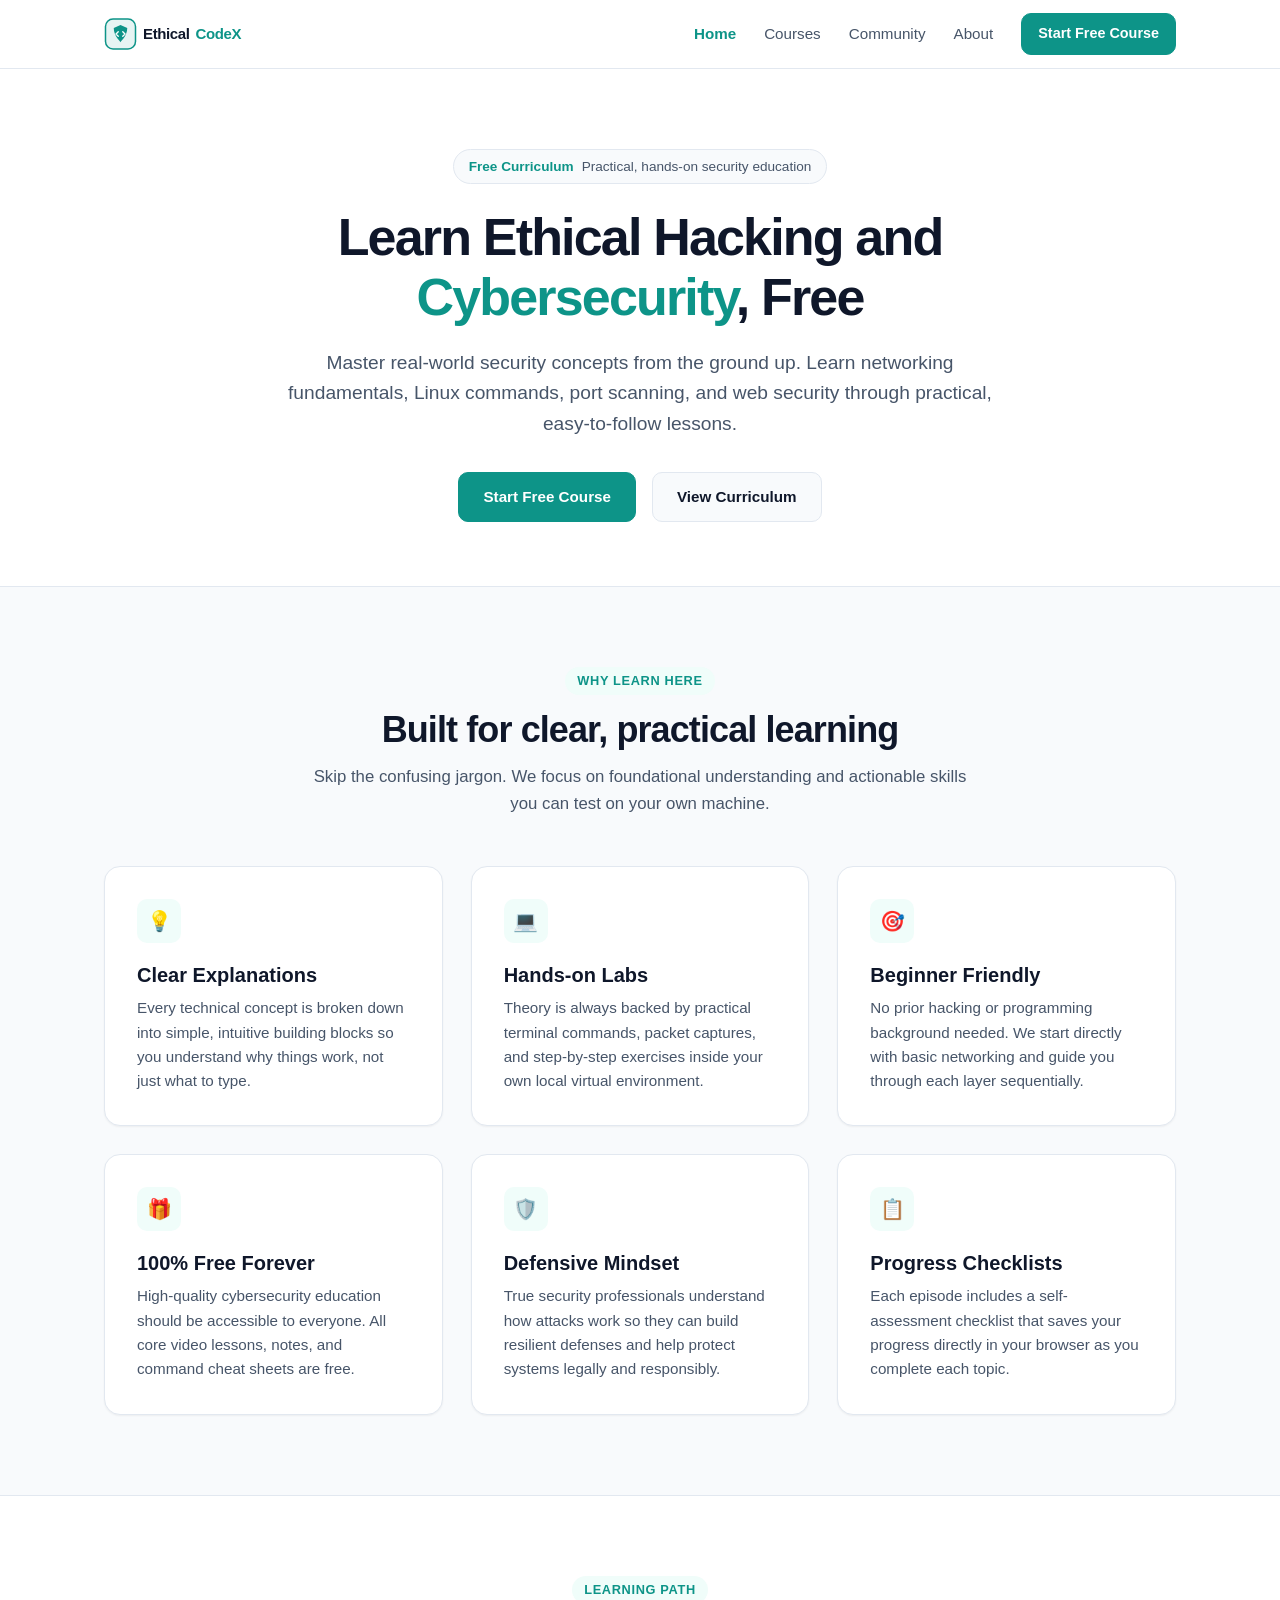
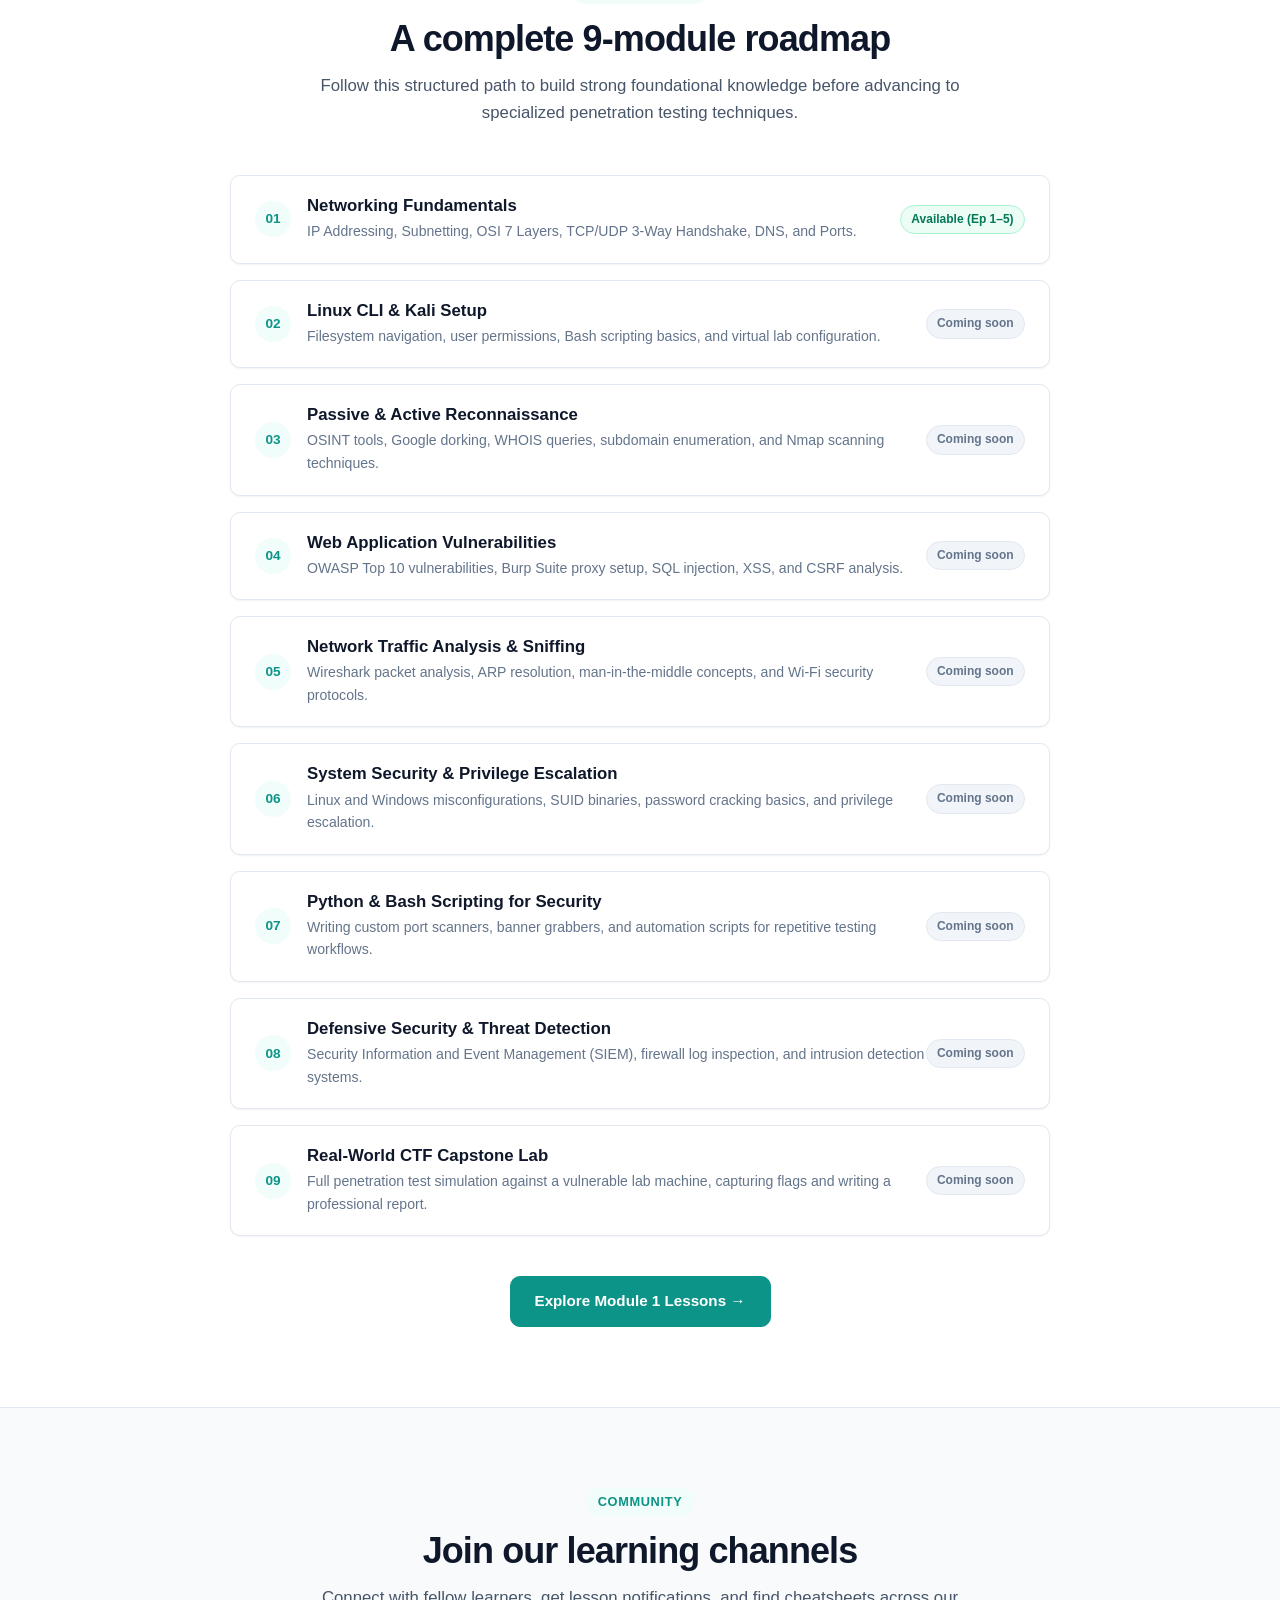
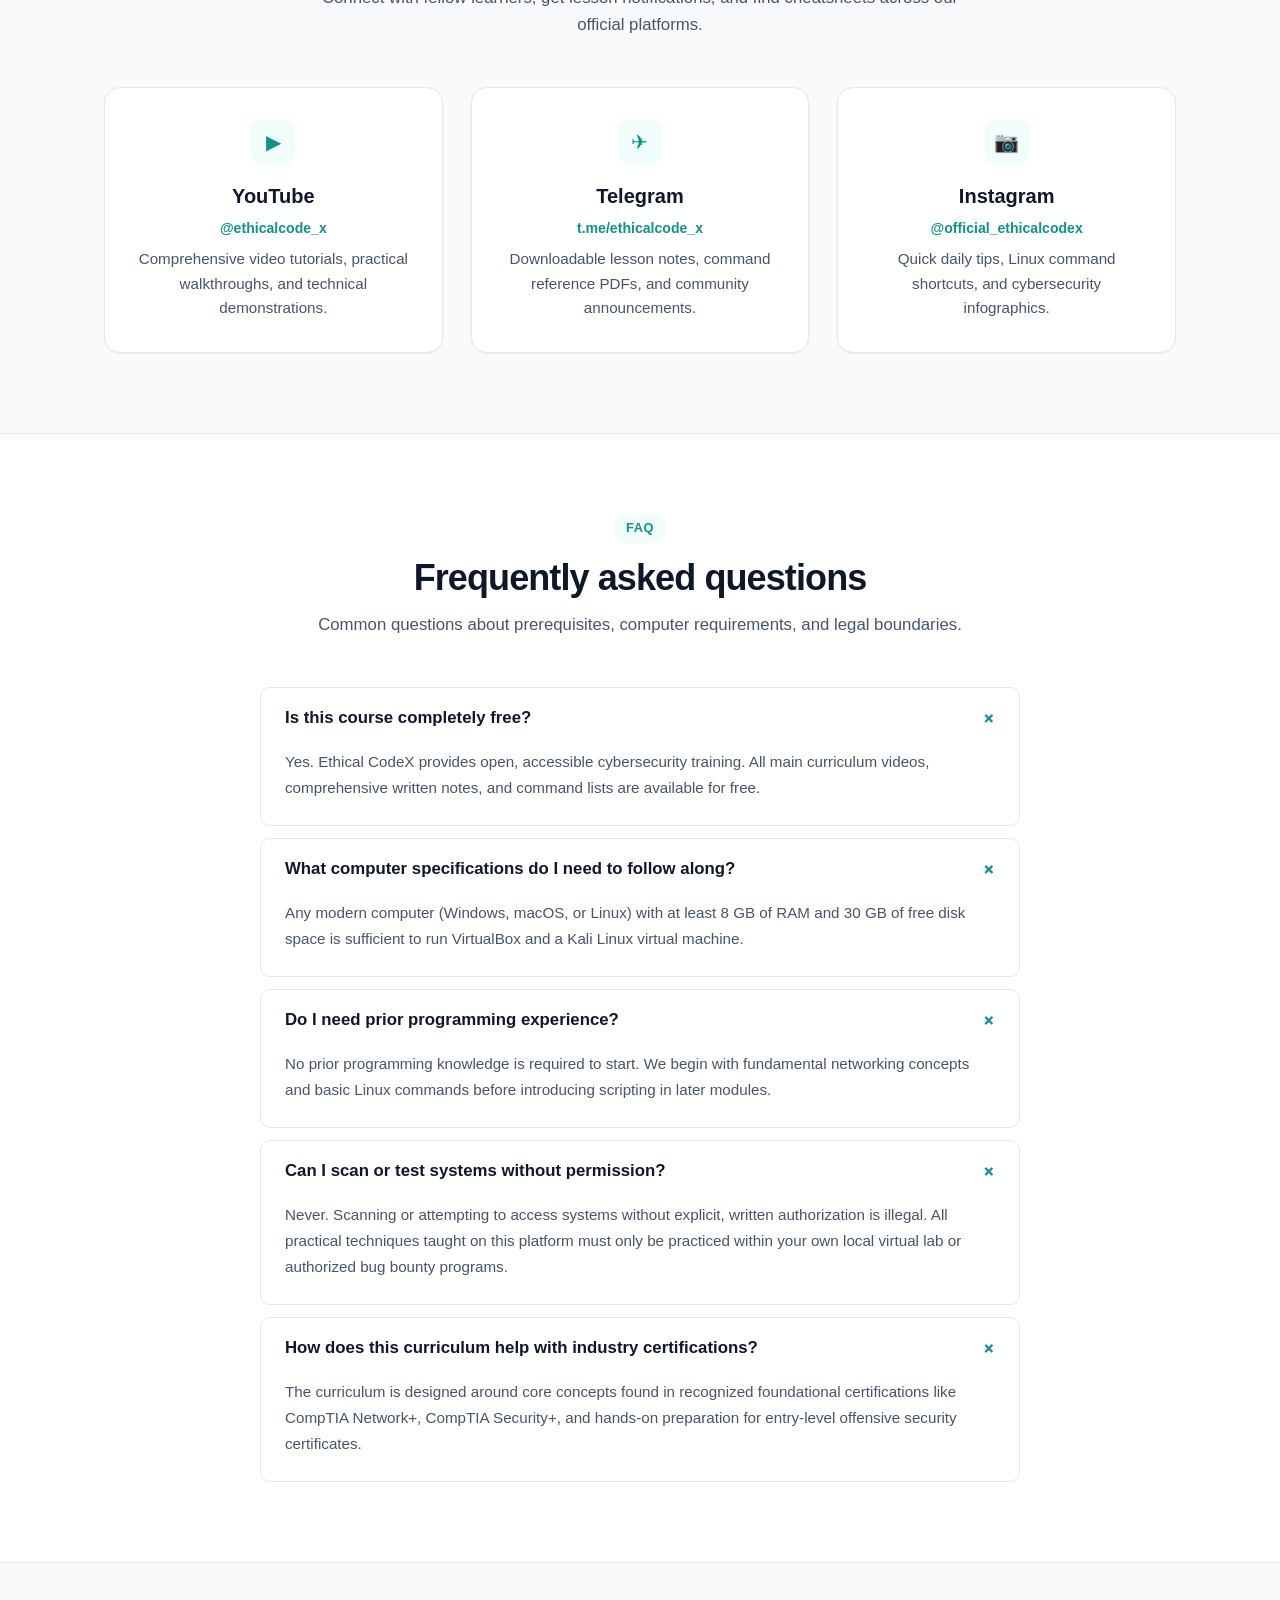
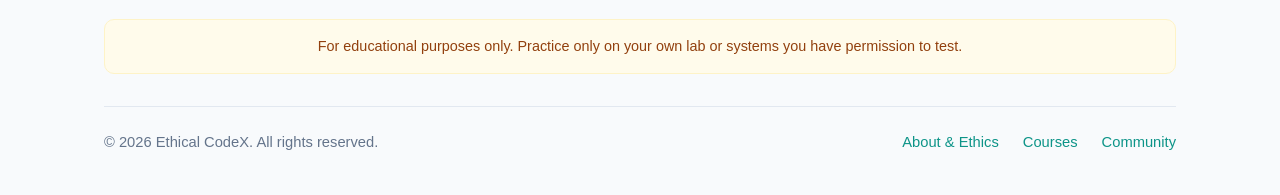
<file: index.html>
<!DOCTYPE html>
<html lang="en">
<head>
  <meta charset="UTF-8">
  <meta name="viewport" content="width=device-width, initial-scale=1.0">
  <meta http-equiv="Content-Security-Policy" content="default-src 'self'; script-src 'self' 'unsafe-inline'; style-src 'self' 'unsafe-inline' https://fonts.googleapis.com; font-src 'self' https://fonts.gstatic.com; img-src 'self' data:; frame-src 'self' https://www.youtube-nocookie.com;">
  
  <title>Ethical CodeX | Learn Ethical Hacking and Cybersecurity, Free</title>
  <meta name="description" content="Learn ethical hacking, networking fundamentals, Linux command line, and cybersecurity fundamentals with clear, beginner-friendly, hands-on tutorials. 100% free.">
  <link rel="icon" type="image/svg+xml" href="assets/favicon.svg">

  <!-- Open Graph -->
  <meta property="og:type" content="website">
  <meta property="og:url" content="https://ethicalcodex.github.io/">
  <meta property="og:title" content="Ethical CodeX | Learn Ethical Hacking and Cybersecurity, Free">
  <meta property="og:description" content="Practical, beginner-friendly ethical hacking and security tutorials. Free forever.">
  <meta property="og:image" content="assets/logo.svg">

  <!-- Twitter Card -->
  <meta name="twitter:card" content="summary_large_image">
  <meta name="twitter:title" content="Ethical CodeX | Free Ethical Hacking Education">
  <meta name="twitter:description" content="Master networking, Linux CLI, and cybersecurity from scratch.">
  <meta name="twitter:image" content="assets/logo.svg">

  <!-- Google Fonts: Inter -->
  <link rel="preconnect" href="https://fonts.googleapis.com">
  <link rel="preconnect" href="https://fonts.gstatic.com" crossorigin>
  <link href="https://fonts.googleapis.com/css2?family=Inter:wght@400;500;600;700;800&display=swap" rel="stylesheet">

  <link rel="stylesheet" href="style.css">
</head>
<body>

  <!-- Navbar -->
  <header class="navbar" role="banner">
    <div class="container nav-container">
      <a href="index.html" class="brand-logo-link" aria-label="Ethical CodeX Home">
        <img src="assets/logo.svg" alt="Ethical CodeX Logo" class="brand-logo-img">
      </a>

      <button id="mobile-toggle" class="mobile-toggle" aria-label="Toggle navigation menu" aria-expanded="false">
        <span></span>
        <span></span>
        <span></span>
      </button>

      <nav aria-label="Main Navigation">
        <ul id="nav-links" class="nav-links">
          <li><a href="index.html" class="nav-link active">Home</a></li>
          <li><a href="courses.html" class="nav-link">Courses</a></li>
          <li><a href="links.html" class="nav-link">Community</a></li>
          <li><a href="about.html" class="nav-link">About</a></li>
          <li><a href="courses.html" class="btn btn-primary" style="padding: 0.5rem 1rem; font-size: 0.9rem;">Start Free Course</a></li>
        </ul>
      </nav>
    </div>
  </header>

  <main>
    <!-- Hero Section -->
    <section class="hero-section" aria-label="Introduction">
      <div class="container hero-content reveal">
        <div class="hero-pill">
          <span class="hero-pill-badge">Free Curriculum</span>
          <span>Practical, hands-on security education</span>
        </div>

        <h1 class="hero-title">
          Learn Ethical Hacking and <span>Cybersecurity</span>, Free
        </h1>

        <p class="hero-description">
          Master real-world security concepts from the ground up. Learn networking fundamentals, Linux commands, port scanning, and web security through practical, easy-to-follow lessons.
        </p>

        <div class="hero-actions">
          <a href="courses.html" class="btn btn-primary">
            Start Free Course
          </a>
          <a href="#path" class="btn btn-secondary">
            View Curriculum
          </a>
        </div>
      </div>
    </section>

    <!-- Key Features Section -->
    <section class="section section-subtle" aria-label="Why Ethical CodeX">
      <div class="container">
        <div class="section-header reveal">
          <span class="section-tag">Why Learn Here</span>
          <h2 class="section-title">Built for clear, practical learning</h2>
          <p class="section-subtitle">
            Skip the confusing jargon. We focus on foundational understanding and actionable skills you can test on your own machine.
          </p>
        </div>

        <div class="grid-3">
          <div class="card reveal">
            <div class="card-icon-box">💡</div>
            <h3 class="card-title">Clear Explanations</h3>
            <p class="card-desc">
              Every technical concept is broken down into simple, intuitive building blocks so you understand why things work, not just what to type.
            </p>
          </div>

          <div class="card reveal">
            <div class="card-icon-box">💻</div>
            <h3 class="card-title">Hands-on Labs</h3>
            <p class="card-desc">
              Theory is always backed by practical terminal commands, packet captures, and step-by-step exercises inside your own local virtual environment.
            </p>
          </div>

          <div class="card reveal">
            <div class="card-icon-box">🎯</div>
            <h3 class="card-title">Beginner Friendly</h3>
            <p class="card-desc">
              No prior hacking or programming background needed. We start directly with basic networking and guide you through each layer sequentially.
            </p>
          </div>

          <div class="card reveal">
            <div class="card-icon-box">🎁</div>
            <h3 class="card-title">100% Free Forever</h3>
            <p class="card-desc">
              High-quality cybersecurity education should be accessible to everyone. All core video lessons, notes, and command cheat sheets are free.
            </p>
          </div>

          <div class="card reveal">
            <div class="card-icon-box">🛡️</div>
            <h3 class="card-title">Defensive Mindset</h3>
            <p class="card-desc">
              True security professionals understand how attacks work so they can build resilient defenses and help protect systems legally and responsibly.
            </p>
          </div>

          <div class="card reveal">
            <div class="card-icon-box">📋</div>
            <h3 class="card-title">Progress Checklists</h3>
            <p class="card-desc">
              Each episode includes a self-assessment checklist that saves your progress directly in your browser as you complete each topic.
            </p>
          </div>
        </div>
      </div>
    </section>

    <!-- 9-Module Learning Path -->
    <section id="path" class="section" aria-label="Curriculum Road">
      <div class="container">
        <div class="section-header reveal">
          <span class="section-tag">Learning Path</span>
          <h2 class="section-title">A complete 9-module roadmap</h2>
          <p class="section-subtitle">
            Follow this structured path to build strong foundational knowledge before advancing to specialized penetration testing techniques.
          </p>
        </div>

        <div class="learning-path-list">
          <!-- Module 1 -->
          <a href="courses.html" class="path-item reveal">
            <div class="path-info">
              <div class="path-number">01</div>
              <div>
                <h3 class="path-title">Networking Fundamentals</h3>
                <p class="path-desc">IP Addressing, Subnetting, OSI 7 Layers, TCP/UDP 3-Way Handshake, DNS, and Ports.</p>
              </div>
            </div>
            <span class="status-badge badge-available">Available (Ep 1–5)</span>
          </a>

          <!-- Module 2 -->
          <div class="path-item reveal">
            <div class="path-info">
              <div class="path-number">02</div>
              <div>
                <h3 class="path-title">Linux CLI &amp; Kali Setup</h3>
                <p class="path-desc">Filesystem navigation, user permissions, Bash scripting basics, and virtual lab configuration.</p>
              </div>
            </div>
            <span class="status-badge badge-upcoming">Coming soon</span>
          </div>

          <!-- Module 3 -->
          <div class="path-item reveal">
            <div class="path-info">
              <div class="path-number">03</div>
              <div>
                <h3 class="path-title">Passive &amp; Active Reconnaissance</h3>
                <p class="path-desc">OSINT tools, Google dorking, WHOIS queries, subdomain enumeration, and Nmap scanning techniques.</p>
              </div>
            </div>
            <span class="status-badge badge-upcoming">Coming soon</span>
          </div>

          <!-- Module 4 -->
          <div class="path-item reveal">
            <div class="path-info">
              <div class="path-number">04</div>
              <div>
                <h3 class="path-title">Web Application Vulnerabilities</h3>
                <p class="path-desc">OWASP Top 10 vulnerabilities, Burp Suite proxy setup, SQL injection, XSS, and CSRF analysis.</p>
              </div>
            </div>
            <span class="status-badge badge-upcoming">Coming soon</span>
          </div>

          <!-- Module 5 -->
          <div class="path-item reveal">
            <div class="path-info">
              <div class="path-number">05</div>
              <div>
                <h3 class="path-title">Network Traffic Analysis &amp; Sniffing</h3>
                <p class="path-desc">Wireshark packet analysis, ARP resolution, man-in-the-middle concepts, and Wi-Fi security protocols.</p>
              </div>
            </div>
            <span class="status-badge badge-upcoming">Coming soon</span>
          </div>

          <!-- Module 6 -->
          <div class="path-item reveal">
            <div class="path-info">
              <div class="path-number">06</div>
              <div>
                <h3 class="path-title">System Security &amp; Privilege Escalation</h3>
                <p class="path-desc">Linux and Windows misconfigurations, SUID binaries, password cracking basics, and privilege escalation.</p>
              </div>
            </div>
            <span class="status-badge badge-upcoming">Coming soon</span>
          </div>

          <!-- Module 7 -->
          <div class="path-item reveal">
            <div class="path-info">
              <div class="path-number">07</div>
              <div>
                <h3 class="path-title">Python &amp; Bash Scripting for Security</h3>
                <p class="path-desc">Writing custom port scanners, banner grabbers, and automation scripts for repetitive testing workflows.</p>
              </div>
            </div>
            <span class="status-badge badge-upcoming">Coming soon</span>
          </div>

          <!-- Module 8 -->
          <div class="path-item reveal">
            <div class="path-info">
              <div class="path-number">08</div>
              <div>
                <h3 class="path-title">Defensive Security &amp; Threat Detection</h3>
                <p class="path-desc">Security Information and Event Management (SIEM), firewall log inspection, and intrusion detection systems.</p>
              </div>
            </div>
            <span class="status-badge badge-upcoming">Coming soon</span>
          </div>

          <!-- Module 9 -->
          <div class="path-item reveal">
            <div class="path-info">
              <div class="path-number">09</div>
              <div>
                <h3 class="path-title">Real-World CTF Capstone Lab</h3>
                <p class="path-desc">Full penetration test simulation against a vulnerable lab machine, capturing flags and writing a professional report.</p>
              </div>
            </div>
            <span class="status-badge badge-upcoming">Coming soon</span>
          </div>
        </div>

        <div style="text-align: center; margin-top: 2.5rem;">
          <a href="courses.html" class="btn btn-primary">
            Explore Module 1 Lessons &rarr;
          </a>
        </div>
      </div>
    </section>

    <!-- Community Section -->
    <section class="section section-subtle" aria-label="Join Community">
      <div class="container">
        <div class="section-header reveal">
          <span class="section-tag">Community</span>
          <h2 class="section-title">Join our learning channels</h2>
          <p class="section-subtitle">
            Connect with fellow learners, get lesson notifications, and find cheatsheets across our official platforms.
          </p>
        </div>

        <div class="grid-3">
          <a href="https://youtube.com/@ethicalcode_x" target="_blank" rel="noopener noreferrer" class="card reveal" style="text-align: center; text-decoration: none;">
            <div class="card-icon-box" style="margin: 0 auto 1.25rem auto;">▶</div>
            <h3 class="card-title">YouTube</h3>
            <p style="font-size: 0.88rem; color: var(--accent-teal); font-weight: 600; margin-bottom: 0.5rem;">@ethicalcode_x</p>
            <p class="card-desc">Comprehensive video tutorials, practical walkthroughs, and technical demonstrations.</p>
          </a>

          <a href="https://t.me/ethicalcode_x" target="_blank" rel="noopener noreferrer" class="card reveal" style="text-align: center; text-decoration: none;">
            <div class="card-icon-box" style="margin: 0 auto 1.25rem auto;">✈</div>
            <h3 class="card-title">Telegram</h3>
            <p style="font-size: 0.88rem; color: var(--accent-teal); font-weight: 600; margin-bottom: 0.5rem;">t.me/ethicalcode_x</p>
            <p class="card-desc">Downloadable lesson notes, command reference PDFs, and community announcements.</p>
          </a>

          <a href="https://instagram.com/official_ethicalcodex" target="_blank" rel="noopener noreferrer" class="card reveal" style="text-align: center; text-decoration: none;">
            <div class="card-icon-box" style="margin: 0 auto 1.25rem auto;">📷</div>
            <h3 class="card-title">Instagram</h3>
            <p style="font-size: 0.88rem; color: var(--accent-teal); font-weight: 600; margin-bottom: 0.5rem;">@official_ethicalcodex</p>
            <p class="card-desc">Quick daily tips, Linux command shortcuts, and cybersecurity infographics.</p>
          </a>
        </div>
      </div>
    </section>

    <!-- FAQ Section -->
    <section class="section" aria-label="Frequently Asked Questions">
      <div class="container">
        <div class="section-header reveal">
          <span class="section-tag">FAQ</span>
          <h2 class="section-title">Frequently asked questions</h2>
          <p class="section-subtitle">
            Common questions about prerequisites, computer requirements, and legal boundaries.
          </p>
        </div>

        <div class="faq-list">
          <div class="faq-item reveal">
            <button class="faq-question" aria-expanded="false">
              <span>Is this course completely free?</span>
              <span class="faq-icon" aria-hidden="true">+</span>
            </button>
            <div class="faq-answer">
              Yes. Ethical CodeX provides open, accessible cybersecurity training. All main curriculum videos, comprehensive written notes, and command lists are available for free.
            </div>
          </div>

          <div class="faq-item reveal">
            <button class="faq-question" aria-expanded="false">
              <span>What computer specifications do I need to follow along?</span>
              <span class="faq-icon" aria-hidden="true">+</span>
            </button>
            <div class="faq-answer">
              Any modern computer (Windows, macOS, or Linux) with at least 8 GB of RAM and 30 GB of free disk space is sufficient to run VirtualBox and a Kali Linux virtual machine.
            </div>
          </div>

          <div class="faq-item reveal">
            <button class="faq-question" aria-expanded="false">
              <span>Do I need prior programming experience?</span>
              <span class="faq-icon" aria-hidden="true">+</span>
            </button>
            <div class="faq-answer">
              No prior programming knowledge is required to start. We begin with fundamental networking concepts and basic Linux commands before introducing scripting in later modules.
            </div>
          </div>

          <div class="faq-item reveal">
            <button class="faq-question" aria-expanded="false">
              <span>Can I scan or test systems without permission?</span>
              <span class="faq-icon" aria-hidden="true">+</span>
            </button>
            <div class="faq-answer">
              Never. Scanning or attempting to access systems without explicit, written authorization is illegal. All practical techniques taught on this platform must only be practiced within your own local virtual lab or authorized bug bounty programs.
            </div>
          </div>

          <div class="faq-item reveal">
            <button class="faq-question" aria-expanded="false">
              <span>How does this curriculum help with industry certifications?</span>
              <span class="faq-icon" aria-hidden="true">+</span>
            </button>
            <div class="faq-answer">
              The curriculum is designed around core concepts found in recognized foundational certifications like CompTIA Network+, CompTIA Security+, and hands-on preparation for entry-level offensive security certificates.
            </div>
          </div>
        </div>
      </div>
    </section>
  </main>

  <!-- Footer -->
  <footer class="footer" role="contentinfo">
    <div class="container">
      <div class="footer-disclaimer">
        For educational purposes only. Practice only on your own lab or systems you have permission to test.
      </div>

      <div class="footer-bottom">
        <div>
          &copy; 2026 Ethical CodeX. All rights reserved.
        </div>
        <div style="display: flex; gap: 1.5rem;">
          <a href="about.html">About &amp; Ethics</a>
          <a href="courses.html">Courses</a>
          <a href="links.html">Community</a>
        </div>
      </div>
    </div>
  </footer>

  <script src="script.js"></script>
</body>
</html>
</file>
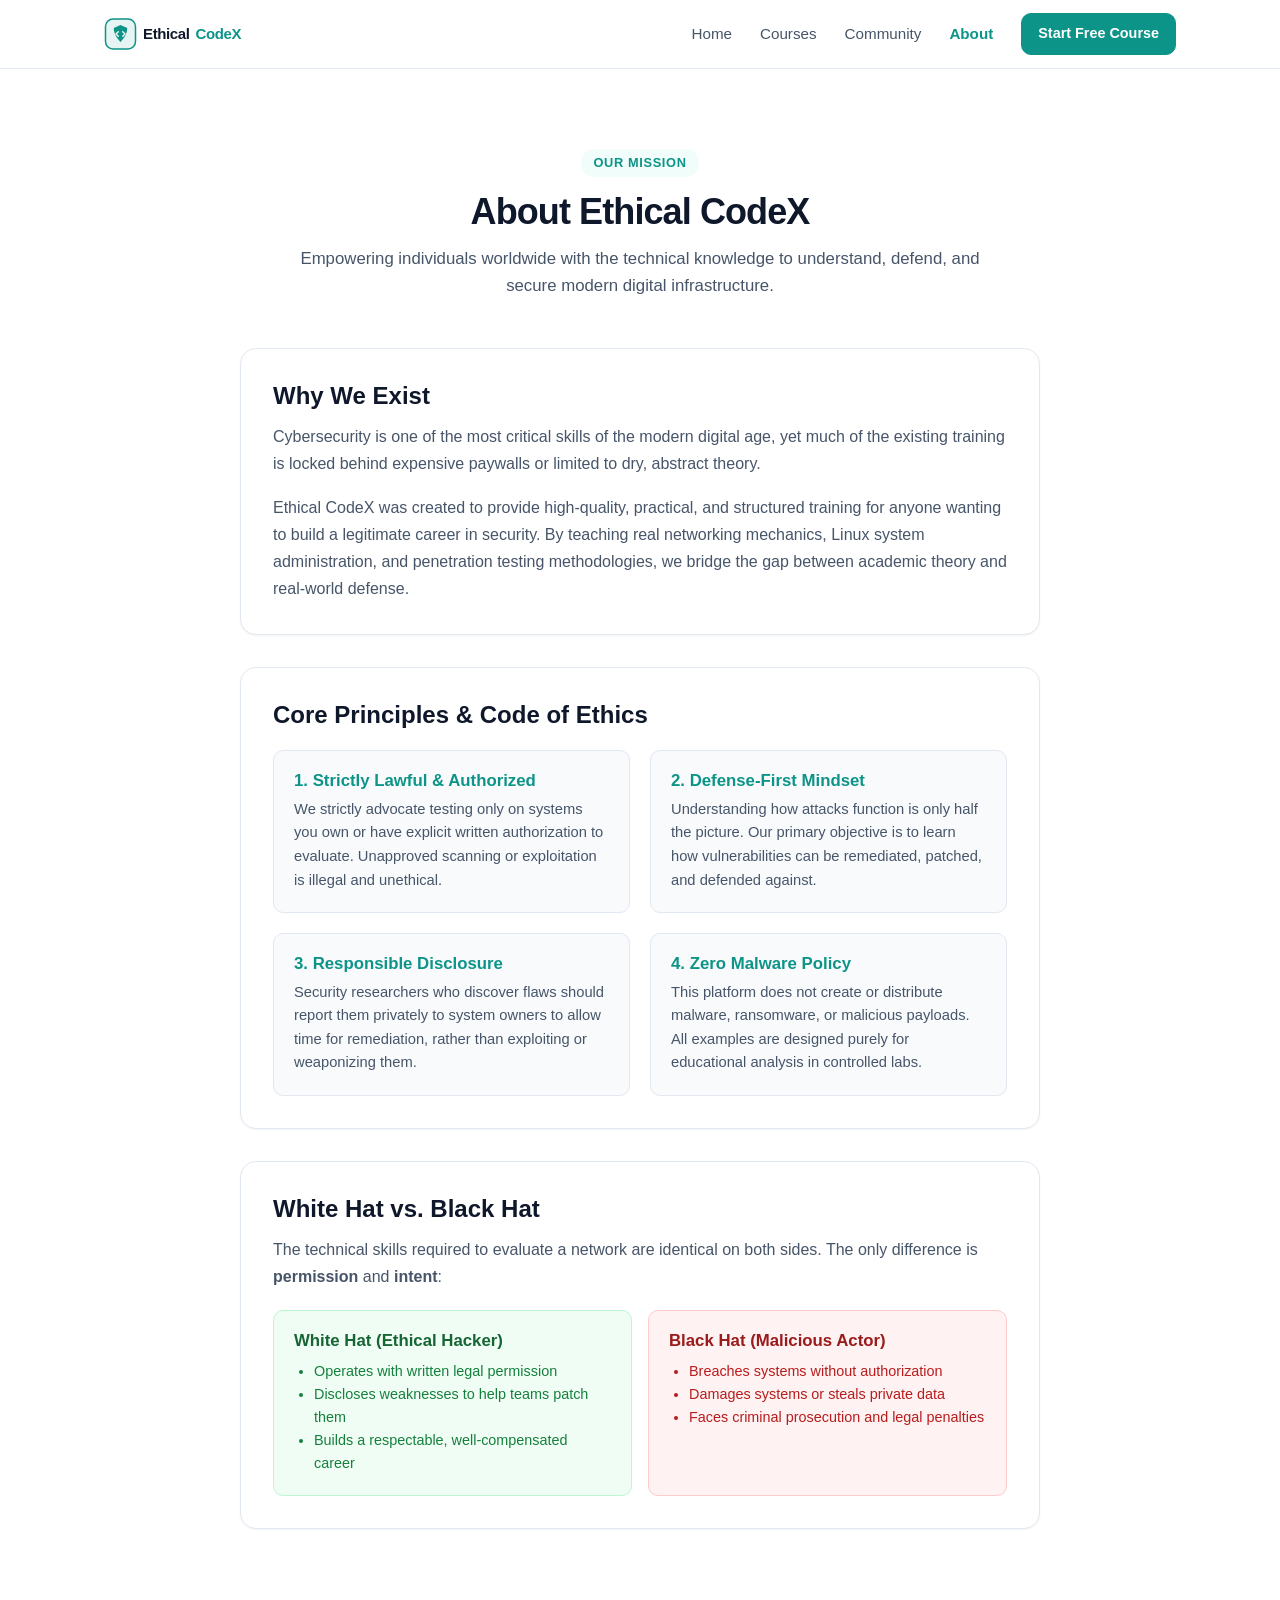
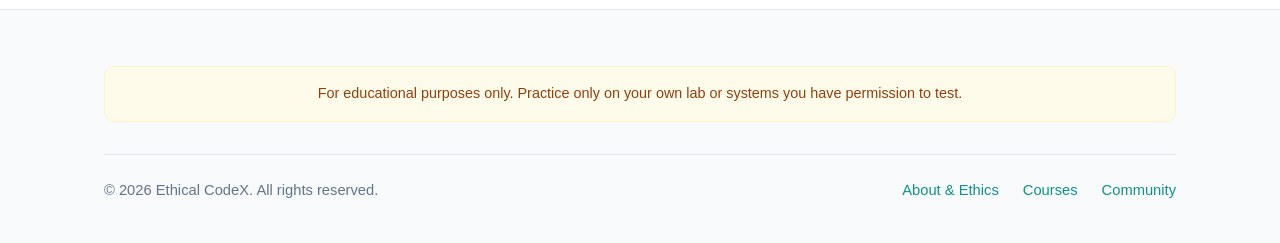
<file: about.html>
<!DOCTYPE html>
<html lang="en">
<head>
  <meta charset="UTF-8">
  <meta name="viewport" content="width=device-width, initial-scale=1.0">
  <meta http-equiv="Content-Security-Policy" content="default-src 'self'; script-src 'self' 'unsafe-inline'; style-src 'self' 'unsafe-inline' https://fonts.googleapis.com; font-src 'self' https://fonts.gstatic.com; img-src 'self' data:; frame-src 'self' https://www.youtube-nocookie.com;">
  
  <title>About &amp; Ethical Principles | Ethical CodeX</title>
  <meta name="description" content="Our mission and code of ethics: providing accessible, high-quality, practical cybersecurity training strictly dedicated to defensive and lawful security research.">
  <link rel="icon" type="image/svg+xml" href="assets/favicon.svg">

  <meta property="og:type" content="website">
  <meta property="og:title" content="About &amp; Ethical Principles | Ethical CodeX">
  <meta property="og:description" content="Dedicated to accessible, ethical, and defensive cybersecurity education.">
  <meta property="og:image" content="assets/logo.svg">

  <link rel="preconnect" href="https://fonts.googleapis.com">
  <link rel="preconnect" href="https://fonts.gstatic.com" crossorigin>
  <link href="https://fonts.googleapis.com/css2?family=Inter:wght@400;500;600;700;800&display=swap" rel="stylesheet">

  <link rel="stylesheet" href="style.css">
</head>
<body>

  <!-- Navbar -->
  <header class="navbar" role="banner">
    <div class="container nav-container">
      <a href="index.html" class="brand-logo-link" aria-label="Ethical CodeX Home">
        <img src="assets/logo.svg" alt="Ethical CodeX Logo" class="brand-logo-img">
      </a>

      <button id="mobile-toggle" class="mobile-toggle" aria-label="Toggle navigation menu" aria-expanded="false">
        <span></span>
        <span></span>
        <span></span>
      </button>

      <nav aria-label="Main Navigation">
        <ul id="nav-links" class="nav-links">
          <li><a href="index.html" class="nav-link">Home</a></li>
          <li><a href="courses.html" class="nav-link">Courses</a></li>
          <li><a href="links.html" class="nav-link">Community</a></li>
          <li><a href="about.html" class="nav-link active">About</a></li>
          <li><a href="courses.html" class="btn btn-primary" style="padding: 0.5rem 1rem; font-size: 0.9rem;">Start Free Course</a></li>
        </ul>
      </nav>
    </div>
  </header>

  <main class="container section">
    <div class="section-header reveal">
      <span class="section-tag">Our Mission</span>
      <h1 class="section-title">About Ethical CodeX</h1>
      <p class="section-subtitle">
        Empowering individuals worldwide with the technical knowledge to understand, defend, and secure modern digital infrastructure.
      </p>
    </div>

    <div style="max-width: 800px; margin: 0 auto; display: flex; flex-direction: column; gap: 2rem;">
      <!-- Mission Overview -->
      <section class="card reveal">
        <h2 style="font-size: 1.5rem; margin-bottom: 0.75rem;">Why We Exist</h2>
        <p style="line-height: 1.7; margin-bottom: 1rem;">
          Cybersecurity is one of the most critical skills of the modern digital age, yet much of the existing training is locked behind expensive paywalls or limited to dry, abstract theory.
        </p>
        <p style="line-height: 1.7;">
          Ethical CodeX was created to provide high-quality, practical, and structured training for anyone wanting to build a legitimate career in security. By teaching real networking mechanics, Linux system administration, and penetration testing methodologies, we bridge the gap between academic theory and real-world defense.
        </p>
      </section>

      <!-- 4 Core Principles -->
      <section class="card reveal">
        <h2 style="font-size: 1.5rem; margin-bottom: 1.25rem;">Core Principles &amp; Code of Ethics</h2>

        <div style="display: grid; grid-template-columns: repeat(auto-fit, minmax(260px, 1fr)); gap: 1.25rem;">
          <div style="padding: 1.25rem; border: 1px solid var(--border-color); border-radius: var(--radius-md); background: var(--bg-surface);">
            <h3 style="font-size: 1.05rem; margin-bottom: 0.35rem; color: var(--accent-teal);">1. Strictly Lawful &amp; Authorized</h3>
            <p style="font-size: 0.92rem; color: var(--text-muted); line-height: 1.6;">
              We strictly advocate testing only on systems you own or have explicit written authorization to evaluate. Unapproved scanning or exploitation is illegal and unethical.
            </p>
          </div>

          <div style="padding: 1.25rem; border: 1px solid var(--border-color); border-radius: var(--radius-md); background: var(--bg-surface);">
            <h3 style="font-size: 1.05rem; margin-bottom: 0.35rem; color: var(--accent-teal);">2. Defense-First Mindset</h3>
            <p style="font-size: 0.92rem; color: var(--text-muted); line-height: 1.6;">
              Understanding how attacks function is only half the picture. Our primary objective is to learn how vulnerabilities can be remediated, patched, and defended against.
            </p>
          </div>

          <div style="padding: 1.25rem; border: 1px solid var(--border-color); border-radius: var(--radius-md); background: var(--bg-surface);">
            <h3 style="font-size: 1.05rem; margin-bottom: 0.35rem; color: var(--accent-teal);">3. Responsible Disclosure</h3>
            <p style="font-size: 0.92rem; color: var(--text-muted); line-height: 1.6;">
              Security researchers who discover flaws should report them privately to system owners to allow time for remediation, rather than exploiting or weaponizing them.
            </p>
          </div>

          <div style="padding: 1.25rem; border: 1px solid var(--border-color); border-radius: var(--radius-md); background: var(--bg-surface);">
            <h3 style="font-size: 1.05rem; margin-bottom: 0.35rem; color: var(--accent-teal);">4. Zero Malware Policy</h3>
            <p style="font-size: 0.92rem; color: var(--text-muted); line-height: 1.6;">
              This platform does not create or distribute malware, ransomware, or malicious payloads. All examples are designed purely for educational analysis in controlled labs.
            </p>
          </div>
        </div>
      </section>

      <!-- White Hat vs Black Hat -->
      <section class="card reveal">
        <h2 style="font-size: 1.5rem; margin-bottom: 0.75rem;">White Hat vs. Black Hat</h2>
        <p style="line-height: 1.7; margin-bottom: 1.25rem;">
          The technical skills required to evaluate a network are identical on both sides. The only difference is <strong>permission</strong> and <strong>intent</strong>:
        </p>

        <div style="display: grid; grid-template-columns: 1fr 1fr; gap: 1rem;">
          <div style="padding: 1.25rem; background-color: #f0fdf4; border: 1px solid #bbf7d0; border-radius: var(--radius-md);">
            <h3 style="font-size: 1.05rem; color: #166534; margin-bottom: 0.5rem;">White Hat (Ethical Hacker)</h3>
            <ul style="font-size: 0.9rem; color: #15803d; line-height: 1.6; padding-left: 1.25rem;">
              <li>Operates with written legal permission</li>
              <li>Discloses weaknesses to help teams patch them</li>
              <li>Builds a respectable, well-compensated career</li>
            </ul>
          </div>

          <div style="padding: 1.25rem; background-color: #fef2f2; border: 1px solid #fecaca; border-radius: var(--radius-md);">
            <h3 style="font-size: 1.05rem; color: #991b1b; margin-bottom: 0.5rem;">Black Hat (Malicious Actor)</h3>
            <ul style="font-size: 0.9rem; color: #b91c1c; line-height: 1.6; padding-left: 1.25rem;">
              <li>Breaches systems without authorization</li>
              <li>Damages systems or steals private data</li>
              <li>Faces criminal prosecution and legal penalties</li>
            </ul>
          </div>
        </div>
      </section>
    </div>
  </main>

  <!-- Footer -->
  <footer class="footer" role="contentinfo">
    <div class="container">
      <div class="footer-disclaimer">
        For educational purposes only. Practice only on your own lab or systems you have permission to test.
      </div>

      <div class="footer-bottom">
        <div>
          &copy; 2026 Ethical CodeX. All rights reserved.
        </div>
        <div style="display: flex; gap: 1.5rem;">
          <a href="about.html">About &amp; Ethics</a>
          <a href="courses.html">Courses</a>
          <a href="links.html">Community</a>
        </div>
      </div>
    </div>
  </footer>

  <script src="script.js"></script>
</body>
</html>
</file>
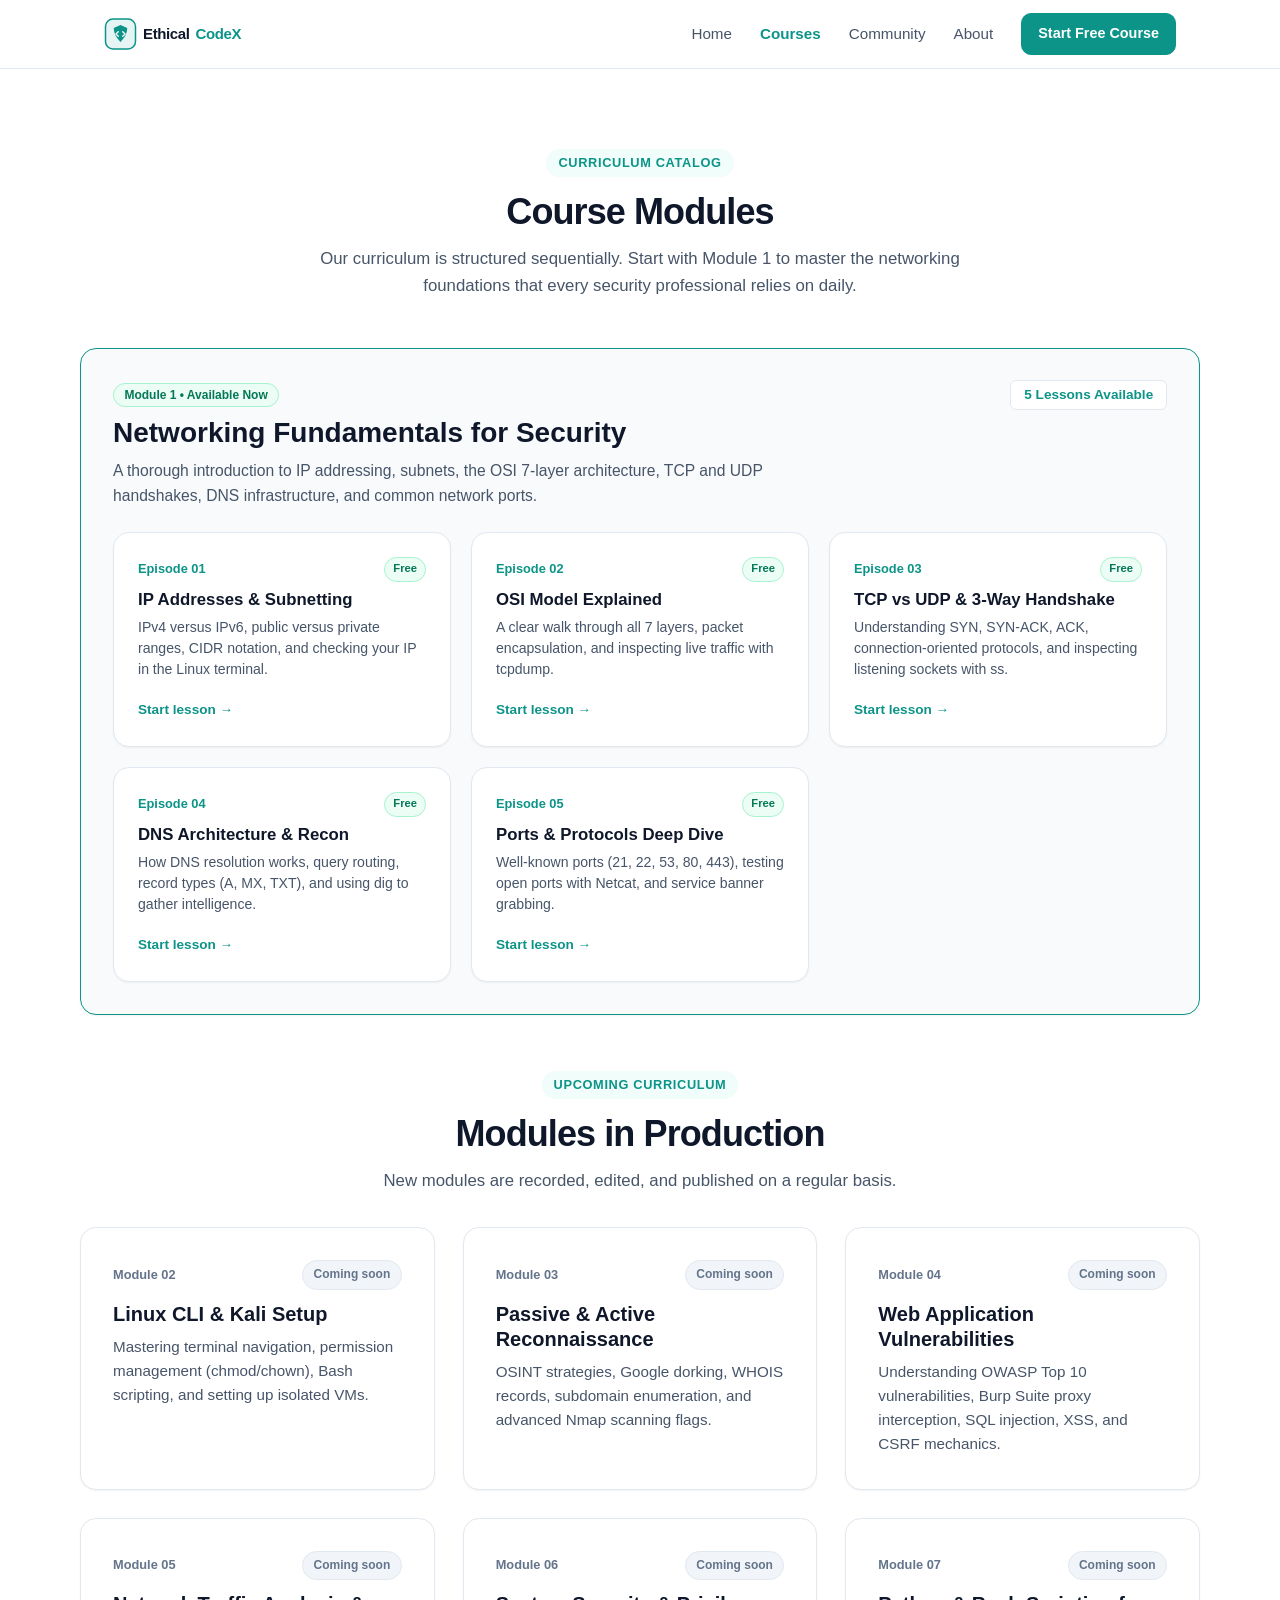
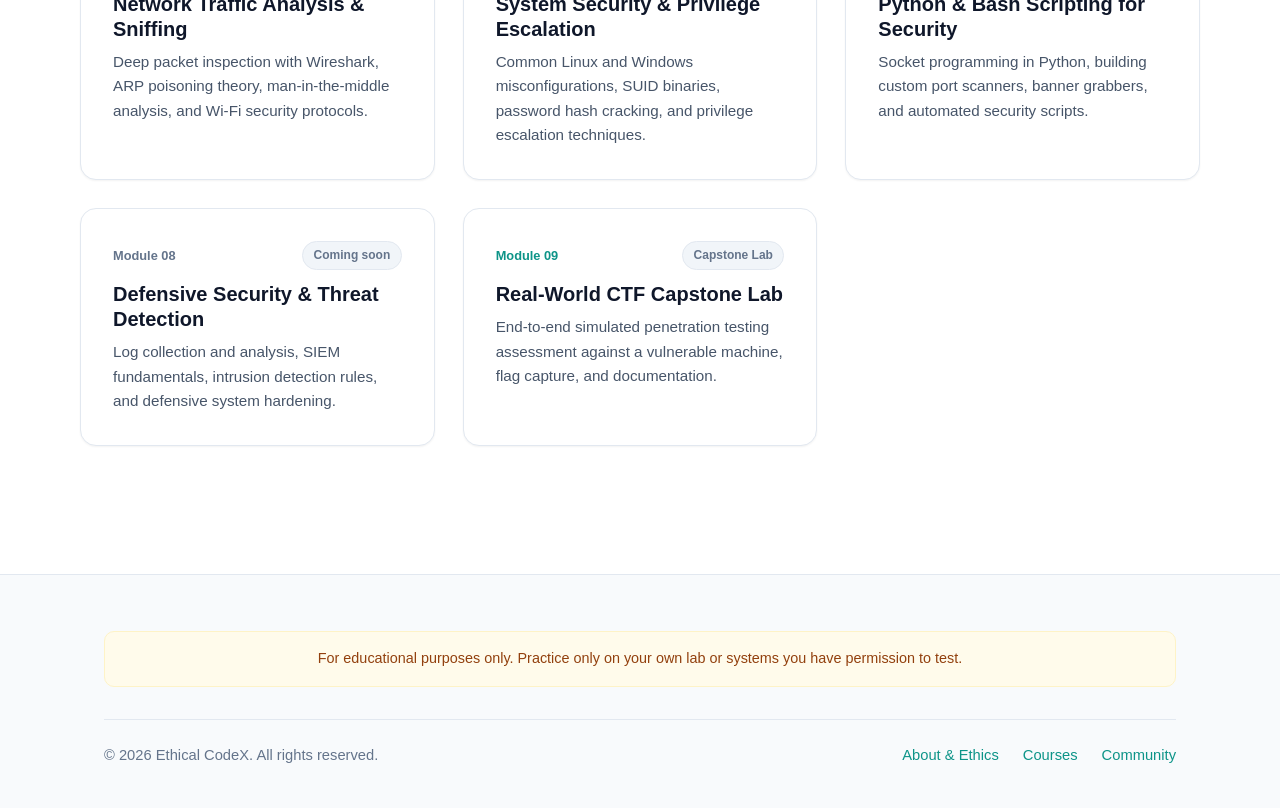
<file: courses.html>
<!DOCTYPE html>
<html lang="en">
<head>
  <meta charset="UTF-8">
  <meta name="viewport" content="width=device-width, initial-scale=1.0">
  <meta http-equiv="Content-Security-Policy" content="default-src 'self'; script-src 'self' 'unsafe-inline'; style-src 'self' 'unsafe-inline' https://fonts.googleapis.com; font-src 'self' https://fonts.gstatic.com; img-src 'self' data:; frame-src 'self' https://www.youtube-nocookie.com;">
  
  <title>Courses &amp; Curriculum | Ethical CodeX</title>
  <meta name="description" content="Explore the comprehensive 9-module ethical hacking curriculum. Module 1: Networking Fundamentals is fully available with notes and interactive checklists.">
  <link rel="icon" type="image/svg+xml" href="assets/favicon.svg">

  <meta property="og:type" content="website">
  <meta property="og:title" content="Courses &amp; Curriculum | Ethical CodeX">
  <meta property="og:description" content="Step-by-step practical cybersecurity curriculum from networking to CTF labs.">
  <meta property="og:image" content="assets/logo.svg">

  <meta name="twitter:card" content="summary_large_image">
  <meta name="twitter:title" content="Courses &amp; Curriculum | Ethical CodeX">
  <meta name="twitter:description" content="Explore all modules and start learning free today.">
  <meta name="twitter:image" content="assets/logo.svg">

  <link rel="preconnect" href="https://fonts.googleapis.com">
  <link rel="preconnect" href="https://fonts.gstatic.com" crossorigin>
  <link href="https://fonts.googleapis.com/css2?family=Inter:wght@400;500;600;700;800&display=swap" rel="stylesheet">

  <link rel="stylesheet" href="style.css">
</head>
<body>

  <!-- Navbar -->
  <header class="navbar" role="banner">
    <div class="container nav-container">
      <a href="index.html" class="brand-logo-link" aria-label="Ethical CodeX Home">
        <img src="assets/logo.svg" alt="Ethical CodeX Logo" class="brand-logo-img">
      </a>

      <button id="mobile-toggle" class="mobile-toggle" aria-label="Toggle navigation menu" aria-expanded="false">
        <span></span>
        <span></span>
        <span></span>
      </button>

      <nav aria-label="Main Navigation">
        <ul id="nav-links" class="nav-links">
          <li><a href="index.html" class="nav-link">Home</a></li>
          <li><a href="courses.html" class="nav-link active">Courses</a></li>
          <li><a href="links.html" class="nav-link">Community</a></li>
          <li><a href="about.html" class="nav-link">About</a></li>
          <li><a href="courses.html" class="btn btn-primary" style="padding: 0.5rem 1rem; font-size: 0.9rem;">Start Free Course</a></li>
        </ul>
      </nav>
    </div>
  </header>

  <main class="container section">
    <div class="section-header reveal">
      <span class="section-tag">Curriculum Catalog</span>
      <h1 class="section-title">Course Modules</h1>
      <p class="section-subtitle">
        Our curriculum is structured sequentially. Start with Module 1 to master the networking foundations that every security professional relies on daily.
      </p>
    </div>

    <!-- Active Module 1 Section -->
    <div class="card reveal" style="border-color: var(--accent-teal); margin-bottom: 3.5rem; background-color: var(--bg-surface);">
      <div style="display: flex; justify-content: space-between; align-items: flex-start; flex-wrap: wrap; gap: 1rem; margin-bottom: 1.5rem;">
        <div>
          <span class="status-badge badge-available">Module 1 • Available Now</span>
          <h2 style="font-size: 1.75rem; margin-top: 0.5rem; margin-bottom: 0.5rem;">Networking Fundamentals for Security</h2>
          <p style="color: var(--text-muted); max-width: 720px; font-size: 0.98rem; line-height: 1.6;">
            A thorough introduction to IP addressing, subnets, the OSI 7-layer architecture, TCP and UDP handshakes, DNS infrastructure, and common network ports.
          </p>
        </div>
        <div>
          <span style="font-size: 0.85rem; font-weight: 600; color: var(--accent-teal); background-color: #ffffff; border: 1px solid var(--border-color); padding: 0.4rem 0.8rem; border-radius: var(--radius-sm);">
            5 Lessons Available
          </span>
        </div>
      </div>

      <!-- Episode Cards Grid -->
      <div style="display: grid; grid-template-columns: repeat(auto-fit, minmax(280px, 1fr)); gap: 1.25rem;">
        <a href="course/ep1.html" class="card" style="padding: 1.5rem; text-decoration: none !important; background: #ffffff;">
          <div style="display: flex; justify-content: space-between; align-items: center; margin-bottom: 0.5rem;">
            <span style="font-size: 0.8rem; font-weight: 700; color: var(--accent-teal);">Episode 01</span>
            <span class="status-badge badge-available" style="font-size: 0.7rem; padding: 0.15rem 0.5rem;">Free</span>
          </div>
          <h3 style="font-size: 1.05rem; margin-bottom: 0.4rem; color: var(--text-main);">IP Addresses &amp; Subnetting</h3>
          <p style="font-size: 0.88rem; color: var(--text-muted); line-height: 1.5; margin-bottom: 1rem;">
            IPv4 versus IPv6, public versus private ranges, CIDR notation, and checking your IP in the Linux terminal.
          </p>
          <span style="font-size: 0.85rem; font-weight: 600; color: var(--accent-teal);">
            Start lesson &rarr;
          </span>
        </a>

        <a href="course/ep2.html" class="card" style="padding: 1.5rem; text-decoration: none !important; background: #ffffff;">
          <div style="display: flex; justify-content: space-between; align-items: center; margin-bottom: 0.5rem;">
            <span style="font-size: 0.8rem; font-weight: 700; color: var(--accent-teal);">Episode 02</span>
            <span class="status-badge badge-available" style="font-size: 0.7rem; padding: 0.15rem 0.5rem;">Free</span>
          </div>
          <h3 style="font-size: 1.05rem; margin-bottom: 0.4rem; color: var(--text-main);">OSI Model Explained</h3>
          <p style="font-size: 0.88rem; color: var(--text-muted); line-height: 1.5; margin-bottom: 1rem;">
            A clear walk through all 7 layers, packet encapsulation, and inspecting live traffic with tcpdump.
          </p>
          <span style="font-size: 0.85rem; font-weight: 600; color: var(--accent-teal);">
            Start lesson &rarr;
          </span>
        </a>

        <a href="course/ep3.html" class="card" style="padding: 1.5rem; text-decoration: none !important; background: #ffffff;">
          <div style="display: flex; justify-content: space-between; align-items: center; margin-bottom: 0.5rem;">
            <span style="font-size: 0.8rem; font-weight: 700; color: var(--accent-teal);">Episode 03</span>
            <span class="status-badge badge-available" style="font-size: 0.7rem; padding: 0.15rem 0.5rem;">Free</span>
          </div>
          <h3 style="font-size: 1.05rem; margin-bottom: 0.4rem; color: var(--text-main);">TCP vs UDP &amp; 3-Way Handshake</h3>
          <p style="font-size: 0.88rem; color: var(--text-muted); line-height: 1.5; margin-bottom: 1rem;">
            Understanding SYN, SYN-ACK, ACK, connection-oriented protocols, and inspecting listening sockets with ss.
          </p>
          <span style="font-size: 0.85rem; font-weight: 600; color: var(--accent-teal);">
            Start lesson &rarr;
          </span>
        </a>

        <a href="course/ep4.html" class="card" style="padding: 1.5rem; text-decoration: none !important; background: #ffffff;">
          <div style="display: flex; justify-content: space-between; align-items: center; margin-bottom: 0.5rem;">
            <span style="font-size: 0.8rem; font-weight: 700; color: var(--accent-teal);">Episode 04</span>
            <span class="status-badge badge-available" style="font-size: 0.7rem; padding: 0.15rem 0.5rem;">Free</span>
          </div>
          <h3 style="font-size: 1.05rem; margin-bottom: 0.4rem; color: var(--text-main);">DNS Architecture &amp; Recon</h3>
          <p style="font-size: 0.88rem; color: var(--text-muted); line-height: 1.5; margin-bottom: 1rem;">
            How DNS resolution works, query routing, record types (A, MX, TXT), and using dig to gather intelligence.
          </p>
          <span style="font-size: 0.85rem; font-weight: 600; color: var(--accent-teal);">
            Start lesson &rarr;
          </span>
        </a>

        <a href="course/ep5.html" class="card" style="padding: 1.5rem; text-decoration: none !important; background: #ffffff;">
          <div style="display: flex; justify-content: space-between; align-items: center; margin-bottom: 0.5rem;">
            <span style="font-size: 0.8rem; font-weight: 700; color: var(--accent-teal);">Episode 05</span>
            <span class="status-badge badge-available" style="font-size: 0.7rem; padding: 0.15rem 0.5rem;">Free</span>
          </div>
          <h3 style="font-size: 1.05rem; margin-bottom: 0.4rem; color: var(--text-main);">Ports &amp; Protocols Deep Dive</h3>
          <p style="font-size: 0.88rem; color: var(--text-muted); line-height: 1.5; margin-bottom: 1rem;">
            Well-known ports (21, 22, 53, 80, 443), testing open ports with Netcat, and service banner grabbing.
          </p>
          <span style="font-size: 0.85rem; font-weight: 600; color: var(--accent-teal);">
            Start lesson &rarr;
          </span>
        </a>
      </div>
    </div>

    <!-- Remaining Roadmap Modules (Coming Soon) -->
    <div class="section-header reveal" style="margin-bottom: 2rem;">
      <span class="section-tag">Upcoming Curriculum</span>
      <h2 class="section-title">Modules in Production</h2>
      <p class="section-subtitle">
        New modules are recorded, edited, and published on a regular basis.
      </p>
    </div>

    <div class="grid-3" style="margin-bottom: 3rem;">
      <!-- Module 2 -->
      <div class="card reveal">
        <div style="display: flex; justify-content: space-between; align-items: center; margin-bottom: 0.75rem;">
          <span style="font-size: 0.8rem; font-weight: 700; color: var(--text-light);">Module 02</span>
          <span class="status-badge badge-upcoming">Coming soon</span>
        </div>
        <h3 class="card-title">Linux CLI &amp; Kali Setup</h3>
        <p class="card-desc">Mastering terminal navigation, permission management (chmod/chown), Bash scripting, and setting up isolated VMs.</p>
      </div>

      <!-- Module 3 -->
      <div class="card reveal">
        <div style="display: flex; justify-content: space-between; align-items: center; margin-bottom: 0.75rem;">
          <span style="font-size: 0.8rem; font-weight: 700; color: var(--text-light);">Module 03</span>
          <span class="status-badge badge-upcoming">Coming soon</span>
        </div>
        <h3 class="card-title">Passive &amp; Active Reconnaissance</h3>
        <p class="card-desc">OSINT strategies, Google dorking, WHOIS records, subdomain enumeration, and advanced Nmap scanning flags.</p>
      </div>

      <!-- Module 4 -->
      <div class="card reveal">
        <div style="display: flex; justify-content: space-between; align-items: center; margin-bottom: 0.75rem;">
          <span style="font-size: 0.8rem; font-weight: 700; color: var(--text-light);">Module 04</span>
          <span class="status-badge badge-upcoming">Coming soon</span>
        </div>
        <h3 class="card-title">Web Application Vulnerabilities</h3>
        <p class="card-desc">Understanding OWASP Top 10 vulnerabilities, Burp Suite proxy interception, SQL injection, XSS, and CSRF mechanics.</p>
      </div>

      <!-- Module 5 -->
      <div class="card reveal">
        <div style="display: flex; justify-content: space-between; align-items: center; margin-bottom: 0.75rem;">
          <span style="font-size: 0.8rem; font-weight: 700; color: var(--text-light);">Module 05</span>
          <span class="status-badge badge-upcoming">Coming soon</span>
        </div>
        <h3 class="card-title">Network Traffic Analysis &amp; Sniffing</h3>
        <p class="card-desc">Deep packet inspection with Wireshark, ARP poisoning theory, man-in-the-middle analysis, and Wi-Fi security protocols.</p>
      </div>

      <!-- Module 6 -->
      <div class="card reveal">
        <div style="display: flex; justify-content: space-between; align-items: center; margin-bottom: 0.75rem;">
          <span style="font-size: 0.8rem; font-weight: 700; color: var(--text-light);">Module 06</span>
          <span class="status-badge badge-upcoming">Coming soon</span>
        </div>
        <h3 class="card-title">System Security &amp; Privilege Escalation</h3>
        <p class="card-desc">Common Linux and Windows misconfigurations, SUID binaries, password hash cracking, and privilege escalation techniques.</p>
      </div>

      <!-- Module 7 -->
      <div class="card reveal">
        <div style="display: flex; justify-content: space-between; align-items: center; margin-bottom: 0.75rem;">
          <span style="font-size: 0.8rem; font-weight: 700; color: var(--text-light);">Module 07</span>
          <span class="status-badge badge-upcoming">Coming soon</span>
        </div>
        <h3 class="card-title">Python &amp; Bash Scripting for Security</h3>
        <p class="card-desc">Socket programming in Python, building custom port scanners, banner grabbers, and automated security scripts.</p>
      </div>

      <!-- Module 8 -->
      <div class="card reveal">
        <div style="display: flex; justify-content: space-between; align-items: center; margin-bottom: 0.75rem;">
          <span style="font-size: 0.8rem; font-weight: 700; color: var(--text-light);">Module 08</span>
          <span class="status-badge badge-upcoming">Coming soon</span>
        </div>
        <h3 class="card-title">Defensive Security &amp; Threat Detection</h3>
        <p class="card-desc">Log collection and analysis, SIEM fundamentals, intrusion detection rules, and defensive system hardening.</p>
      </div>

      <!-- Module 9 -->
      <div class="card reveal">
        <div style="display: flex; justify-content: space-between; align-items: center; margin-bottom: 0.75rem;">
          <span style="font-size: 0.8rem; font-weight: 700; color: var(--accent-teal);">Module 09</span>
          <span class="status-badge badge-upcoming">Capstone Lab</span>
        </div>
        <h3 class="card-title">Real-World CTF Capstone Lab</h3>
        <p class="card-desc">End-to-end simulated penetration testing assessment against a vulnerable machine, flag capture, and documentation.</p>
      </div>
    </div>
  </main>

  <footer class="footer" role="contentinfo">
    <div class="container">
      <div class="footer-disclaimer">
        For educational purposes only. Practice only on your own lab or systems you have permission to test.
      </div>

      <div class="footer-bottom">
        <div>
          &copy; 2026 Ethical CodeX. All rights reserved.
        </div>
        <div style="display: flex; gap: 1.5rem;">
          <a href="about.html">About &amp; Ethics</a>
          <a href="courses.html">Courses</a>
          <a href="links.html">Community</a>
        </div>
      </div>
    </div>
  </footer>

  <script src="script.js"></script>
</body>
</html>
</file>
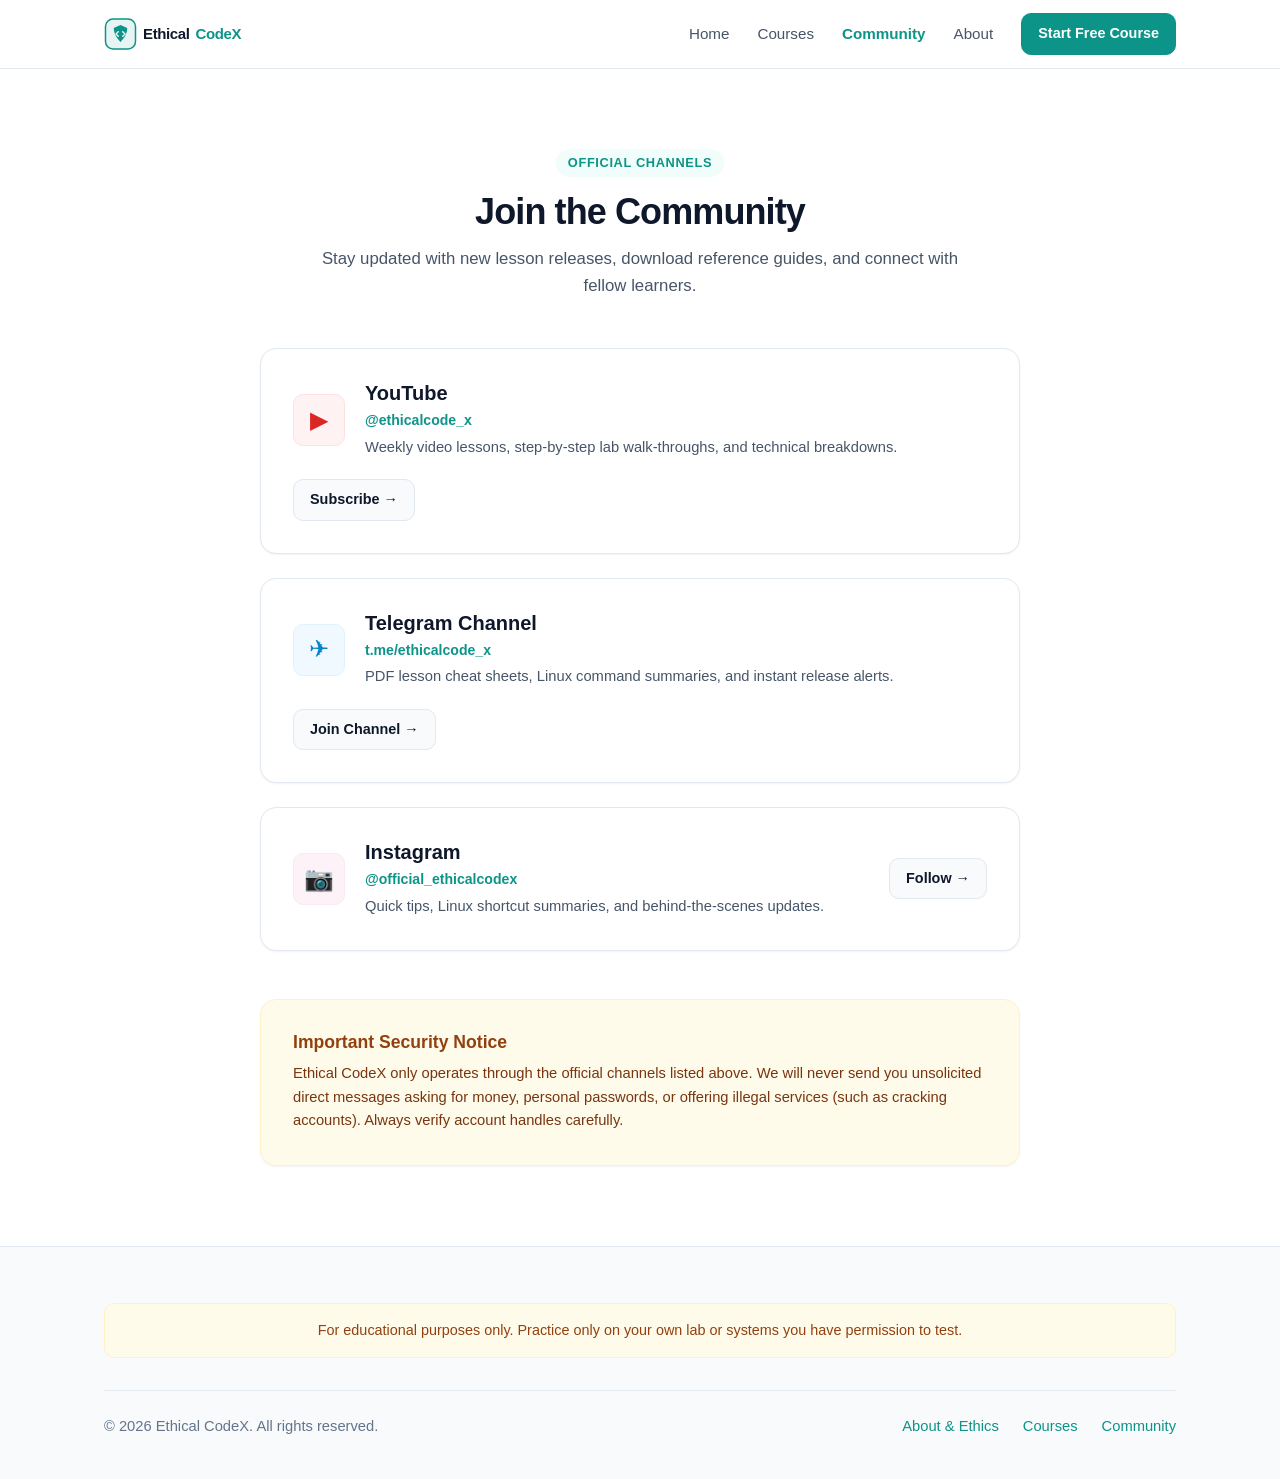
<file: links.html>
<!DOCTYPE html>
<html lang="en">
<head>
  <meta charset="UTF-8">
  <meta name="viewport" content="width=device-width, initial-scale=1.0">
  <meta http-equiv="Content-Security-Policy" content="default-src 'self'; script-src 'self' 'unsafe-inline'; style-src 'self' 'unsafe-inline' https://fonts.googleapis.com; font-src 'self' https://fonts.gstatic.com; img-src 'self' data:; frame-src 'self' https://www.youtube-nocookie.com;">
  
  <title>Official Channels &amp; Community | Ethical CodeX</title>
  <meta name="description" content="Connect with the official Ethical CodeX community on YouTube (@ethicalcode_x), Telegram, and Instagram.">
  <link rel="icon" type="image/svg+xml" href="assets/favicon.svg">

  <meta property="og:type" content="website">
  <meta property="og:title" content="Community Links | Ethical CodeX">
  <meta property="og:description" content="Official channels for video lessons, notes, and community discussions.">
  <meta property="og:image" content="assets/logo.svg">

  <link rel="preconnect" href="https://fonts.googleapis.com">
  <link rel="preconnect" href="https://fonts.gstatic.com" crossorigin>
  <link href="https://fonts.googleapis.com/css2?family=Inter:wght@400;500;600;700;800&display=swap" rel="stylesheet">

  <link rel="stylesheet" href="style.css">
</head>
<body>

  <!-- Navbar -->
  <header class="navbar" role="banner">
    <div class="container nav-container">
      <a href="index.html" class="brand-logo-link" aria-label="Ethical CodeX Home">
        <img src="assets/logo.svg" alt="Ethical CodeX Logo" class="brand-logo-img">
      </a>

      <button id="mobile-toggle" class="mobile-toggle" aria-label="Toggle navigation menu" aria-expanded="false">
        <span></span>
        <span></span>
        <span></span>
      </button>

      <nav aria-label="Main Navigation">
        <ul id="nav-links" class="nav-links">
          <li><a href="index.html" class="nav-link">Home</a></li>
          <li><a href="courses.html" class="nav-link">Courses</a></li>
          <li><a href="links.html" class="nav-link active">Community</a></li>
          <li><a href="about.html" class="nav-link">About</a></li>
          <li><a href="courses.html" class="btn btn-primary" style="padding: 0.5rem 1rem; font-size: 0.9rem;">Start Free Course</a></li>
        </ul>
      </nav>
    </div>
  </header>

  <main class="container section">
    <div class="section-header reveal">
      <span class="section-tag">Official Channels</span>
      <h1 class="section-title">Join the Community</h1>
      <p class="section-subtitle">
        Stay updated with new lesson releases, download reference guides, and connect with fellow learners.
      </p>
    </div>

    <div style="max-width: 760px; margin: 0 auto; display: flex; flex-direction: column; gap: 1.5rem;">
      <!-- YouTube Card -->
      <a href="https://youtube.com/@ethicalcode_x" target="_blank" rel="noopener noreferrer" class="card reveal" style="display: flex; align-items: center; justify-content: space-between; flex-wrap: wrap; gap: 1.25rem; text-decoration: none !important;">
        <div style="display: flex; align-items: center; gap: 1.25rem;">
          <div style="width: 52px; height: 52px; background: #fef2f2; border: 1px solid #fee2e2; border-radius: var(--radius-md); display: flex; align-items: center; justify-content: center; font-size: 1.5rem; color: #dc2626;">
            ▶
          </div>
          <div>
            <h2 style="font-size: 1.25rem; margin-bottom: 0.2rem; color: var(--text-main);">YouTube</h2>
            <p style="font-size: 0.88rem; color: var(--accent-teal); font-weight: 600; margin-bottom: 0.25rem;">@ethicalcode_x</p>
            <p style="font-size: 0.92rem; color: var(--text-muted);">Weekly video lessons, step-by-step lab walk-throughs, and technical breakdowns.</p>
          </div>
        </div>
        <span class="btn btn-secondary" style="font-size: 0.9rem; padding: 0.5rem 1rem;">
          Subscribe &rarr;
        </span>
      </a>

      <!-- Telegram Card -->
      <a href="https://t.me/ethicalcode_x" target="_blank" rel="noopener noreferrer" class="card reveal" style="display: flex; align-items: center; justify-content: space-between; flex-wrap: wrap; gap: 1.25rem; text-decoration: none !important;">
        <div style="display: flex; align-items: center; gap: 1.25rem;">
          <div style="width: 52px; height: 52px; background: #f0f9ff; border: 1px solid #e0f2fe; border-radius: var(--radius-md); display: flex; align-items: center; justify-content: center; font-size: 1.5rem; color: #0284c7;">
            ✈
          </div>
          <div>
            <h2 style="font-size: 1.25rem; margin-bottom: 0.2rem; color: var(--text-main);">Telegram Channel</h2>
            <p style="font-size: 0.88rem; color: var(--accent-teal); font-weight: 600; margin-bottom: 0.25rem;">t.me/ethicalcode_x</p>
            <p style="font-size: 0.92rem; color: var(--text-muted);">PDF lesson cheat sheets, Linux command summaries, and instant release alerts.</p>
          </div>
        </div>
        <span class="btn btn-secondary" style="font-size: 0.9rem; padding: 0.5rem 1rem;">
          Join Channel &rarr;
        </span>
      </a>

      <!-- Instagram Card -->
      <a href="https://instagram.com/official_ethicalcodex" target="_blank" rel="noopener noreferrer" class="card reveal" style="display: flex; align-items: center; justify-content: space-between; flex-wrap: wrap; gap: 1.25rem; text-decoration: none !important;">
        <div style="display: flex; align-items: center; gap: 1.25rem;">
          <div style="width: 52px; height: 52px; background: #fdf2f8; border: 1px solid #fce7f3; border-radius: var(--radius-md); display: flex; align-items: center; justify-content: center; font-size: 1.5rem; color: #db2777;">
            📷
          </div>
          <div>
            <h2 style="font-size: 1.25rem; margin-bottom: 0.2rem; color: var(--text-main);">Instagram</h2>
            <p style="font-size: 0.88rem; color: var(--accent-teal); font-weight: 600; margin-bottom: 0.25rem;">@official_ethicalcodex</p>
            <p style="font-size: 0.92rem; color: var(--text-muted);">Quick tips, Linux shortcut summaries, and behind-the-scenes updates.</p>
          </div>
        </div>
        <span class="btn btn-secondary" style="font-size: 0.9rem; padding: 0.5rem 1rem;">
          Follow &rarr;
        </span>
      </a>
    </div>

    <!-- Security Warning Card -->
    <div class="card reveal" style="max-width: 760px; margin: 3rem auto 0 auto; background-color: #fffbeb; border-color: #fef3c7;">
      <h3 style="font-size: 1.1rem; color: #92400e; margin-bottom: 0.5rem;">Important Security Notice</h3>
      <p style="font-size: 0.92rem; color: #78350f; line-height: 1.6;">
        Ethical CodeX only operates through the official channels listed above. We will never send you unsolicited direct messages asking for money, personal passwords, or offering illegal services (such as cracking accounts). Always verify account handles carefully.
      </p>
    </div>
  </main>

  <!-- Footer -->
  <footer class="footer" role="contentinfo">
    <div class="container">
      <div class="footer-disclaimer">
        For educational purposes only. Practice only on your own lab or systems you have permission to test.
      </div>

      <div class="footer-bottom">
        <div>
          &copy; 2026 Ethical CodeX. All rights reserved.
        </div>
        <div style="display: flex; gap: 1.5rem;">
          <a href="about.html">About &amp; Ethics</a>
          <a href="courses.html">Courses</a>
          <a href="links.html">Community</a>
        </div>
      </div>
    </div>
  </footer>

  <script src="script.js"></script>
</body>
</html>
</file>
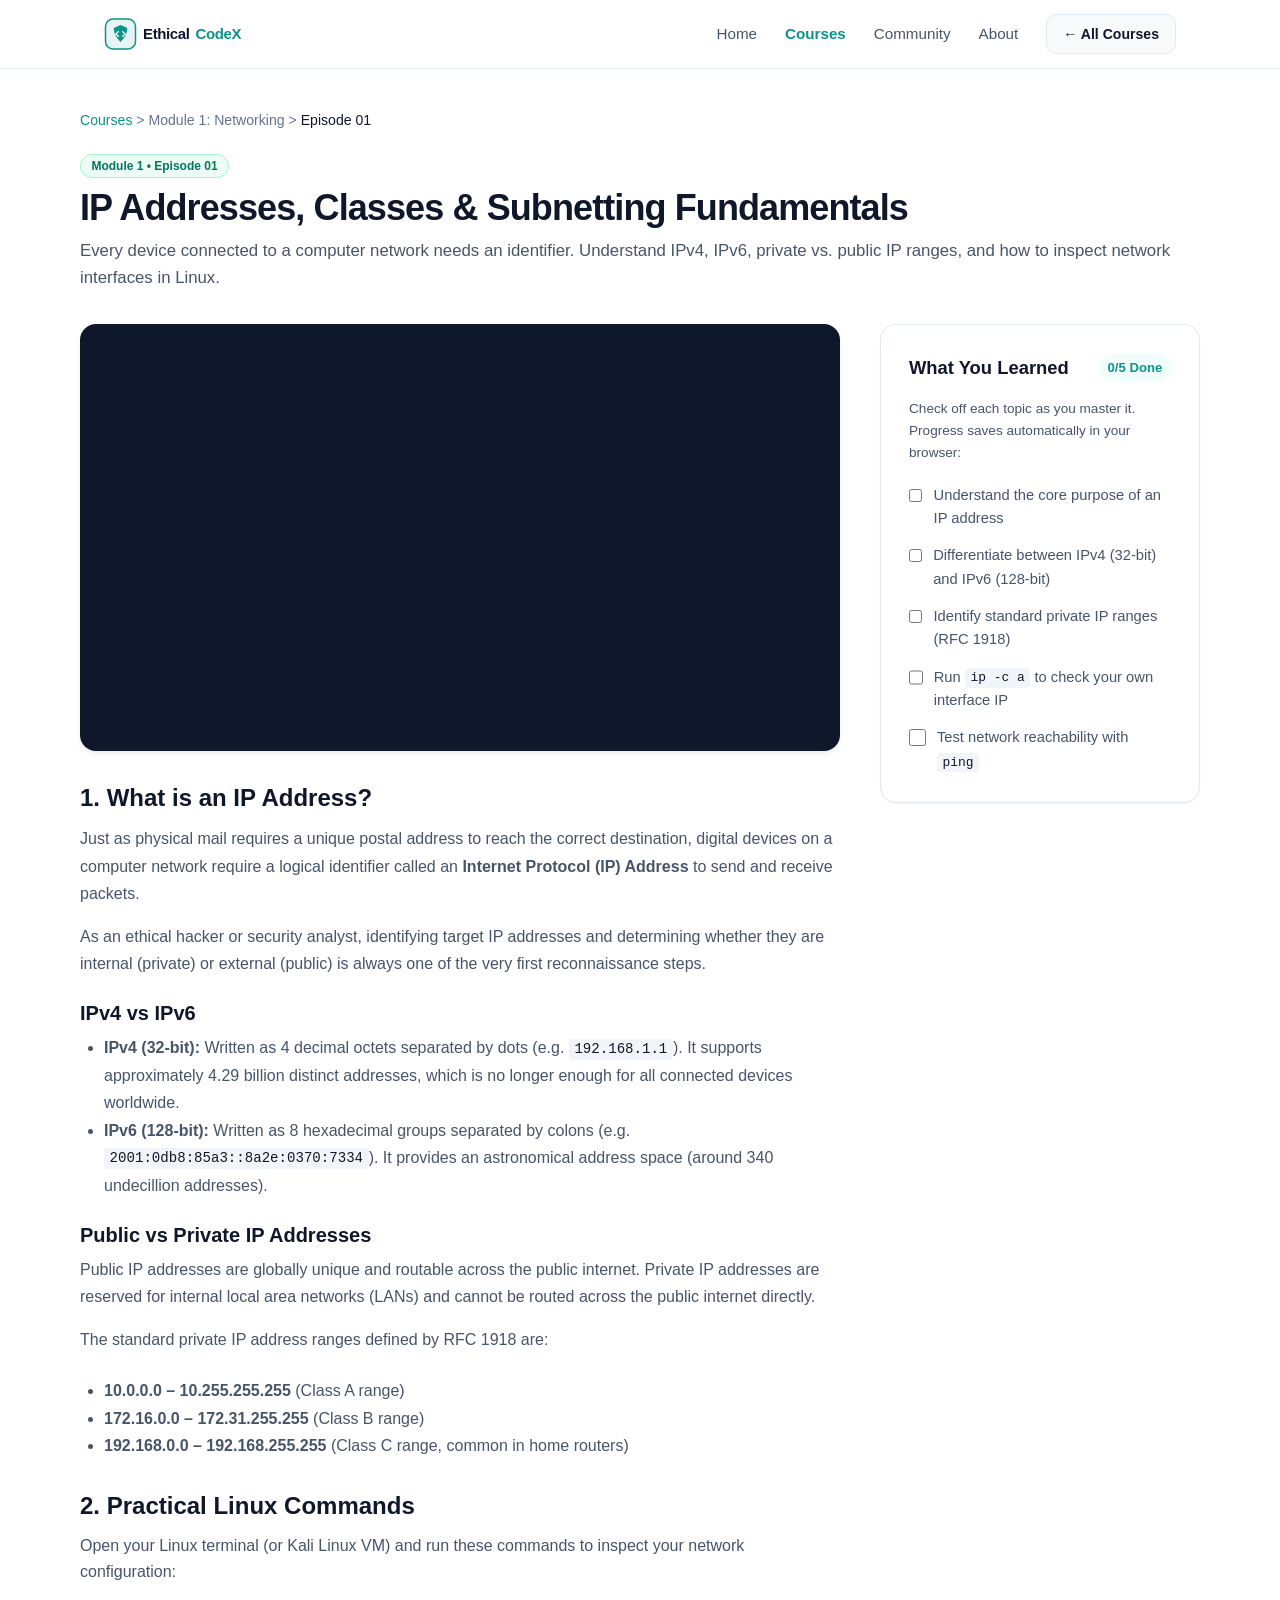
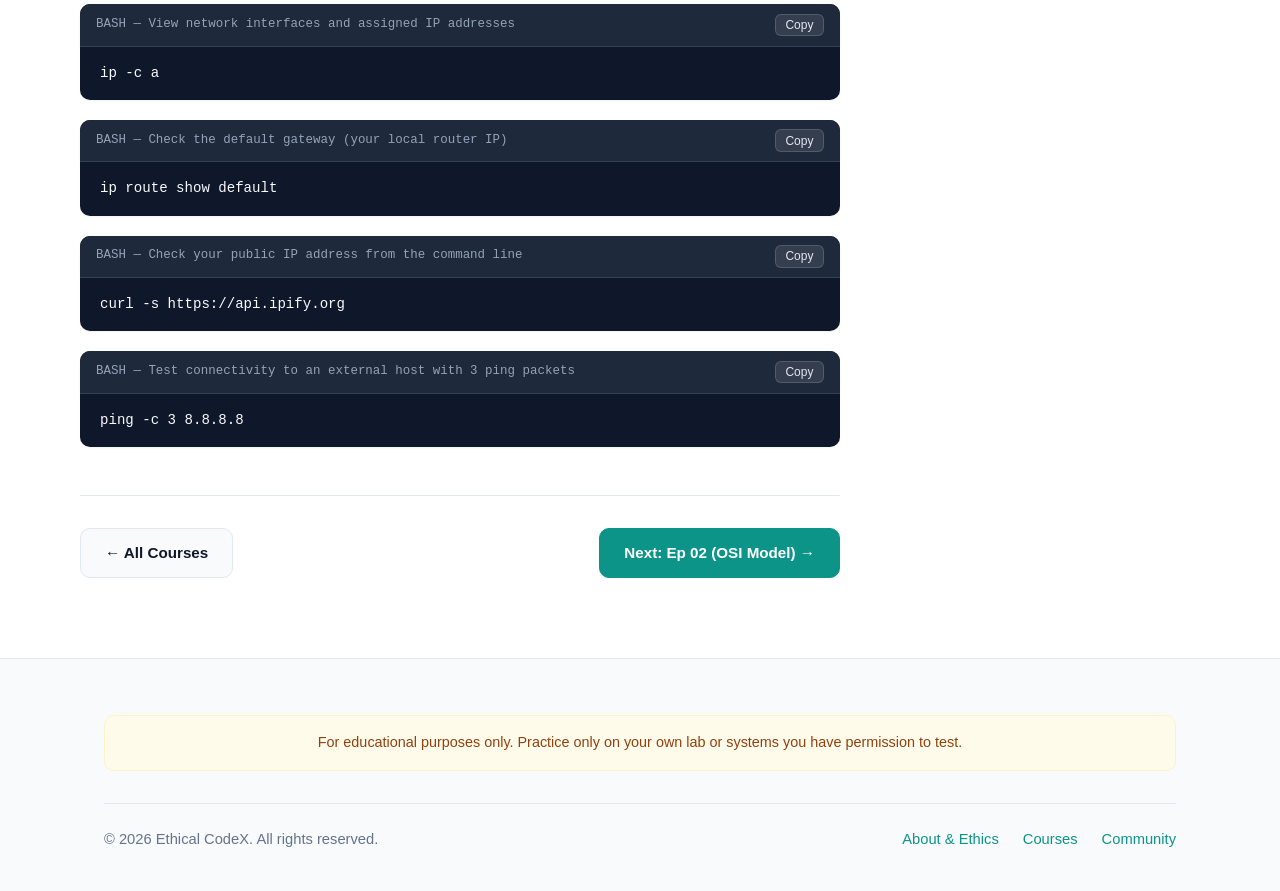
<file: course/ep1.html>
<!DOCTYPE html>
<html lang="en">
<head>
  <meta charset="UTF-8">
  <meta name="viewport" content="width=device-width, initial-scale=1.0">
  <meta http-equiv="Content-Security-Policy" content="default-src 'self'; script-src 'self' 'unsafe-inline'; style-src 'self' 'unsafe-inline' https://fonts.googleapis.com; font-src 'self' https://fonts.gstatic.com; img-src 'self' data:; frame-src 'self' https://www.youtube-nocookie.com;">
  
  <title>Ep 01: IP Addresses &amp; Subnetting Basics | Ethical CodeX</title>
  <meta name="description" content="Learn what IP addresses are, IPv4 versus IPv6, public versus private IP ranges, subnetting basics, and essential Linux networking commands.">
  <link rel="icon" type="image/svg+xml" href="../assets/favicon.svg">

  <meta property="og:type" content="article">
  <meta property="og:title" content="Ep 01: IP Addresses &amp; Subnetting | Ethical CodeX">
  <meta property="og:description" content="Core networking fundamentals for ethical hackers: IP addressing, subnet masks, and Linux CLI commands.">
  <meta property="og:image" content="../assets/logo.svg">

  <link rel="preconnect" href="https://fonts.googleapis.com">
  <link rel="preconnect" href="https://fonts.gstatic.com" crossorigin>
  <link href="https://fonts.googleapis.com/css2?family=Inter:wght@400;500;600;700;800&display=swap" rel="stylesheet">

  <link rel="stylesheet" href="../style.css">
</head>
<body>

  <!-- Navbar -->
  <header class="navbar" role="banner">
    <div class="container nav-container">
      <a href="../index.html" class="brand-logo-link" aria-label="Ethical CodeX Home">
        <img src="../assets/logo.svg" alt="Ethical CodeX Logo" class="brand-logo-img">
      </a>

      <button id="mobile-toggle" class="mobile-toggle" aria-label="Toggle navigation menu" aria-expanded="false">
        <span></span>
        <span></span>
        <span></span>
      </button>

      <nav aria-label="Main Navigation">
        <ul id="nav-links" class="nav-links">
          <li><a href="../index.html" class="nav-link">Home</a></li>
          <li><a href="../courses.html" class="nav-link active">Courses</a></li>
          <li><a href="../links.html" class="nav-link">Community</a></li>
          <li><a href="../about.html" class="nav-link">About</a></li>
          <li><a href="../courses.html" class="btn btn-secondary" style="padding: 0.5rem 1rem; font-size: 0.88rem;">&larr; All Courses</a></li>
        </ul>
      </nav>
    </div>
  </header>

  <main class="container section" style="padding-top: 2.5rem;">
    <!-- Breadcrumb -->
    <div style="font-size: 0.88rem; color: var(--text-light); margin-bottom: 1.25rem;">
      <a href="../courses.html">Courses</a> &gt; 
      <span>Module 1: Networking</span> &gt; 
      <span style="color: var(--text-main); font-weight: 500;">Episode 01</span>
    </div>

    <div class="reveal">
      <span class="status-badge badge-available">Module 1 • Episode 01</span>
      <h1 class="section-title" style="text-align: left; margin-top: 0.5rem; margin-bottom: 0.5rem;">
        IP Addresses, Classes &amp; Subnetting Fundamentals
      </h1>
      <p style="color: var(--text-muted); font-size: 1.05rem; margin-bottom: 2rem;">
        Every device connected to a computer network needs an identifier. Understand IPv4, IPv6, private vs. public IP ranges, and how to inspect network interfaces in Linux.
      </p>
    </div>

    <div class="episode-layout">
      <!-- Main Content (Video + Notes + Commands) -->
      <article>
        <!-- YouTube Embed Wrapper -->
        <div class="video-player-wrapper reveal">
          <iframe 
            src="https://www.youtube-nocookie.com/embed/VIDEO_ID_HERE" 
            title="IP Addresses and Subnetting | Ethical CodeX" 
            allow="accelerometer; autoplay; clipboard-write; encrypted-media; gyroscope; picture-in-picture; web-share" 
            allowfullscreen>
          </iframe>
        </div>

        <!-- Notes Section -->
        <section class="reveal">
          <h2 style="font-size: 1.5rem; margin-bottom: 0.75rem;">1. What is an IP Address?</h2>
          <p style="line-height: 1.7; margin-bottom: 1rem;">
            Just as physical mail requires a unique postal address to reach the correct destination, digital devices on a computer network require a logical identifier called an <strong>Internet Protocol (IP) Address</strong> to send and receive packets.
          </p>
          <p style="line-height: 1.7; margin-bottom: 1.5rem;">
            As an ethical hacker or security analyst, identifying target IP addresses and determining whether they are internal (private) or external (public) is always one of the very first reconnaissance steps.
          </p>

          <h3 style="font-size: 1.25rem; margin: 1.5rem 0 0.5rem 0;">IPv4 vs IPv6</h3>
          <ul style="margin-left: 1.5rem; line-height: 1.7; color: var(--text-muted); margin-bottom: 1.5rem;">
            <li><strong>IPv4 (32-bit):</strong> Written as 4 decimal octets separated by dots (e.g. <code>192.168.1.1</code>). It supports approximately 4.29 billion distinct addresses, which is no longer enough for all connected devices worldwide.</li>
            <li><strong>IPv6 (128-bit):</strong> Written as 8 hexadecimal groups separated by colons (e.g. <code>2001:0db8:85a3::8a2e:0370:7334</code>). It provides an astronomical address space (around 340 undecillion addresses).</li>
          </ul>

          <h3 style="font-size: 1.25rem; margin: 1.5rem 0 0.5rem 0;">Public vs Private IP Addresses</h3>
          <p style="line-height: 1.7; margin-bottom: 1rem;">
            Public IP addresses are globally unique and routable across the public internet. Private IP addresses are reserved for internal local area networks (LANs) and cannot be routed across the public internet directly.
          </p>
          <p style="line-height: 1.7; margin-bottom: 1.5rem;">
            The standard private IP address ranges defined by RFC 1918 are:
          </p>
          <ul style="margin-left: 1.5rem; line-height: 1.7; color: var(--text-muted); margin-bottom: 1.5rem;">
            <li><strong>10.0.0.0 – 10.255.255.255</strong> (Class A range)</li>
            <li><strong>172.16.0.0 – 172.31.255.255</strong> (Class B range)</li>
            <li><strong>192.168.0.0 – 192.168.255.255</strong> (Class C range, common in home routers)</li>
          </ul>
        </section>

        <!-- Linux Commands Section -->
        <section class="reveal" style="margin-top: 2rem;">
          <h2 style="font-size: 1.5rem; margin-bottom: 0.75rem;">2. Practical Linux Commands</h2>
          <p style="margin-bottom: 1.25rem;">
            Open your Linux terminal (or Kali Linux VM) and run these commands to inspect your network configuration:
          </p>

          <!-- Command 1 -->
          <div class="code-block">
            <div class="code-header">
              <span>BASH &mdash; View network interfaces and assigned IP addresses</span>
              <button class="code-copy-btn">Copy</button>
            </div>
            <pre class="code-body"><code>ip -c a</code></pre>
          </div>

          <!-- Command 2 -->
          <div class="code-block">
            <div class="code-header">
              <span>BASH &mdash; Check the default gateway (your local router IP)</span>
              <button class="code-copy-btn">Copy</button>
            </div>
            <pre class="code-body"><code>ip route show default</code></pre>
          </div>

          <!-- Command 3 -->
          <div class="code-block">
            <div class="code-header">
              <span>BASH &mdash; Check your public IP address from the command line</span>
              <button class="code-copy-btn">Copy</button>
            </div>
            <pre class="code-body"><code>curl -s https://api.ipify.org</code></pre>
          </div>

          <!-- Command 4 -->
          <div class="code-block">
            <div class="code-header">
              <span>BASH &mdash; Test connectivity to an external host with 3 ping packets</span>
              <button class="code-copy-btn">Copy</button>
            </div>
            <pre class="code-body"><code>ping -c 3 8.8.8.8</code></pre>
          </div>
        </section>

        <!-- Episode Navigation -->
        <div class="episode-nav reveal">
          <a href="../courses.html" class="btn btn-secondary">
            &larr; All Courses
          </a>
          <a href="ep2.html" class="btn btn-primary">
            Next: Ep 02 (OSI Model) &rarr;
          </a>
        </div>
      </article>

      <!-- Sidebar: Checklist -->
      <aside>
        <div class="checklist-card reveal" id="episode-checklist" data-episode="ep1">
          <div class="checklist-title">
            <span>What You Learned</span>
            <span class="checklist-counter" id="checklist-count">0/5 Done</span>
          </div>
          <p style="font-size: 0.85rem; color: var(--text-muted); margin-bottom: 1.25rem;">
            Check off each topic as you master it. Progress saves automatically in your browser:
          </p>

          <ul class="checklist-items">
            <li class="check-item">
              <input type="checkbox" id="chk1_1">
              <label for="chk1_1">Understand the core purpose of an IP address</label>
            </li>
            <li class="check-item">
              <input type="checkbox" id="chk1_2">
              <label for="chk1_2">Differentiate between IPv4 (32-bit) and IPv6 (128-bit)</label>
            </li>
            <li class="check-item">
              <input type="checkbox" id="chk1_3">
              <label for="chk1_3">Identify standard private IP ranges (RFC 1918)</label>
            </li>
            <li class="check-item">
              <input type="checkbox" id="chk1_4">
              <label for="chk1_4">Run <code>ip -c a</code> to check your own interface IP</label>
            </li>
            <li class="check-item">
              <input type="checkbox" id="chk1_5">
              <label for="chk1_5">Test network reachability with <code>ping</code></label>
            </li>
          </ul>
        </div>
      </aside>
    </div>
  </main>

  <!-- Footer -->
  <footer class="footer" role="contentinfo">
    <div class="container">
      <div class="footer-disclaimer">
        For educational purposes only. Practice only on your own lab or systems you have permission to test.
      </div>

      <div class="footer-bottom">
        <div>
          &copy; 2026 Ethical CodeX. All rights reserved.
        </div>
        <div style="display: flex; gap: 1.5rem;">
          <a href="../about.html">About &amp; Ethics</a>
          <a href="../courses.html">Courses</a>
          <a href="../links.html">Community</a>
        </div>
      </div>
    </div>
  </footer>

  <script src="../script.js"></script>
</body>
</html>
</file>
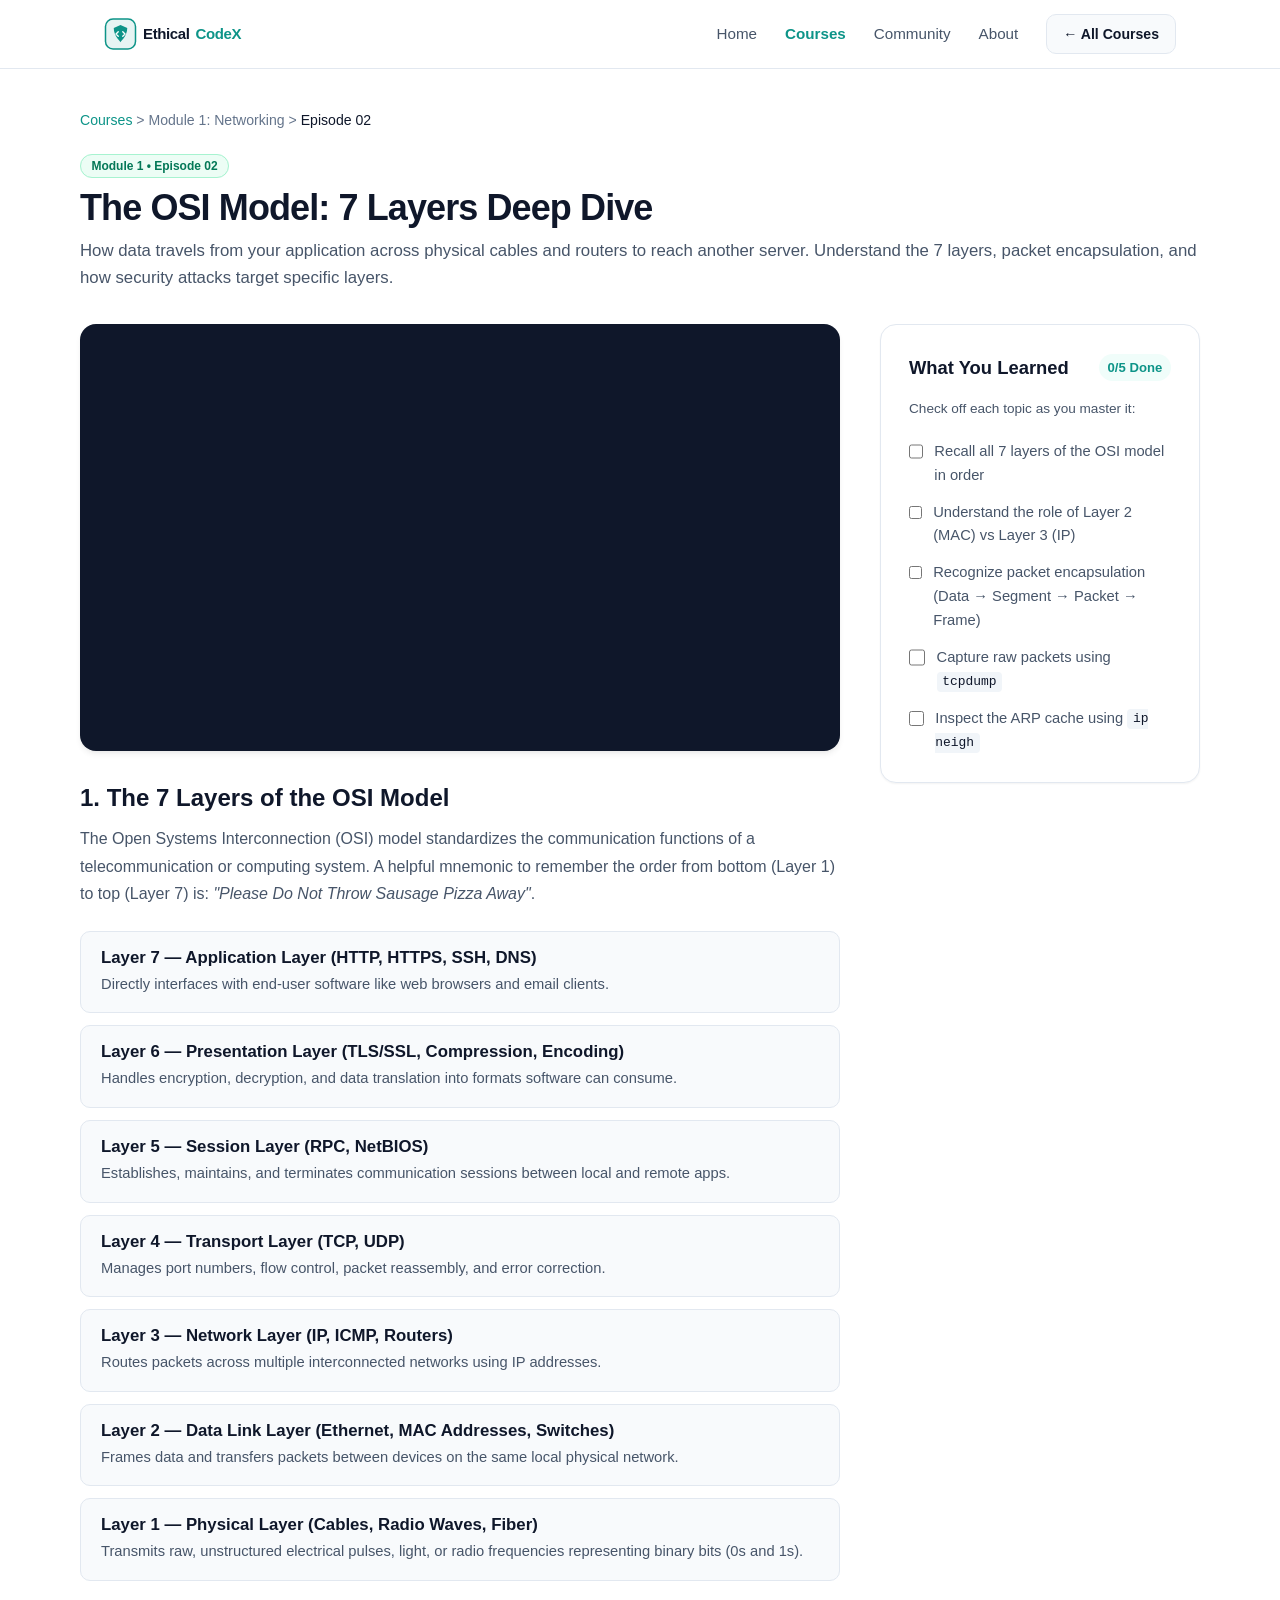
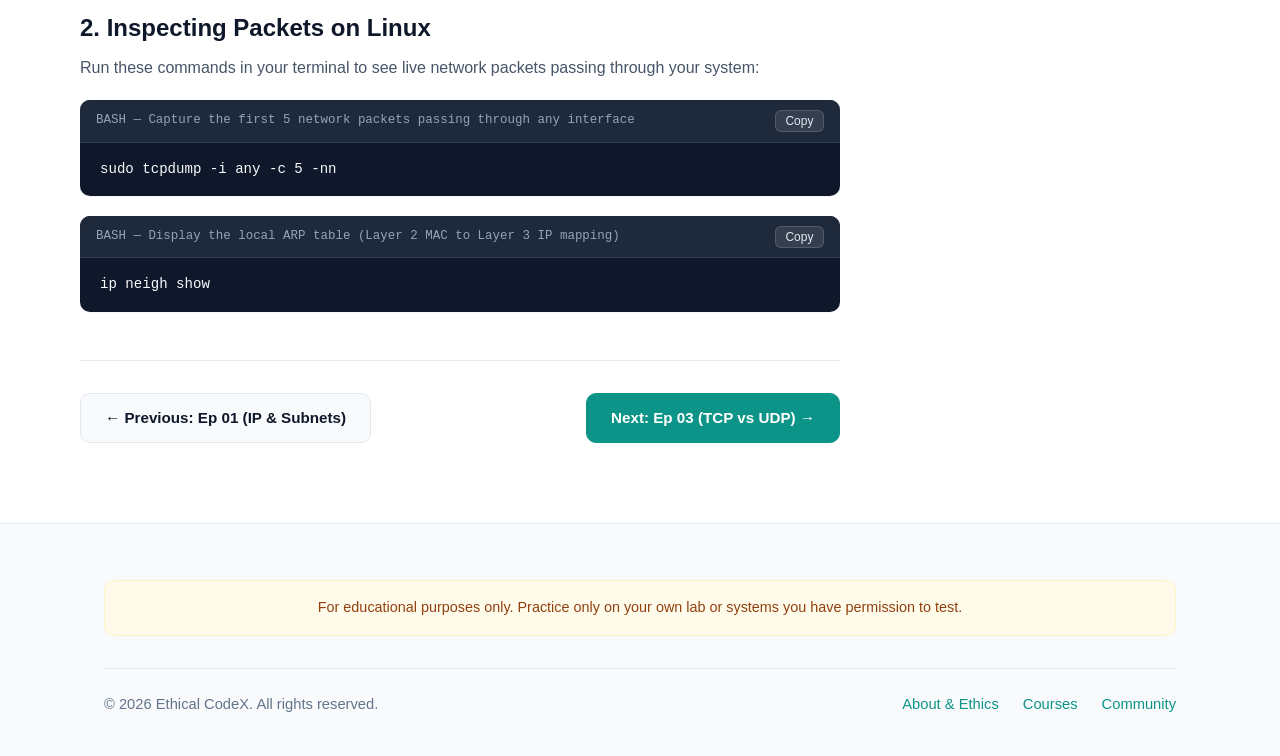
<file: course/ep2.html>
<!DOCTYPE html>
<html lang="en">
<head>
  <meta charset="UTF-8">
  <meta name="viewport" content="width=device-width, initial-scale=1.0">
  <meta http-equiv="Content-Security-Policy" content="default-src 'self'; script-src 'self' 'unsafe-inline'; style-src 'self' 'unsafe-inline' https://fonts.googleapis.com; font-src 'self' https://fonts.gstatic.com; img-src 'self' data:; frame-src 'self' https://www.youtube-nocookie.com;">
  
  <title>Ep 02: OSI Model 7 Layers Explained | Ethical CodeX</title>
  <meta name="description" content="Understand the 7 layers of the OSI model: Physical, Data Link, Network, Transport, Session, Presentation, Application, and packet encapsulation with tcpdump.">
  <link rel="icon" type="image/svg+xml" href="../assets/favicon.svg">

  <meta property="og:type" content="article">
  <meta property="og:title" content="Ep 02: OSI Model Explained | Ethical CodeX">
  <meta property="og:description" content="The 7 layers of the OSI model broken down clearly for security practitioners.">
  <meta property="og:image" content="../assets/logo.svg">

  <link rel="preconnect" href="https://fonts.googleapis.com">
  <link rel="preconnect" href="https://fonts.gstatic.com" crossorigin>
  <link href="https://fonts.googleapis.com/css2?family=Inter:wght@400;500;600;700;800&display=swap" rel="stylesheet">

  <link rel="stylesheet" href="../style.css">
</head>
<body>

  <!-- Navbar -->
  <header class="navbar" role="banner">
    <div class="container nav-container">
      <a href="../index.html" class="brand-logo-link" aria-label="Ethical CodeX Home">
        <img src="../assets/logo.svg" alt="Ethical CodeX Logo" class="brand-logo-img">
      </a>

      <button id="mobile-toggle" class="mobile-toggle" aria-label="Toggle navigation menu" aria-expanded="false">
        <span></span>
        <span></span>
        <span></span>
      </button>

      <nav aria-label="Main Navigation">
        <ul id="nav-links" class="nav-links">
          <li><a href="../index.html" class="nav-link">Home</a></li>
          <li><a href="../courses.html" class="nav-link active">Courses</a></li>
          <li><a href="../links.html" class="nav-link">Community</a></li>
          <li><a href="../about.html" class="nav-link">About</a></li>
          <li><a href="../courses.html" class="btn btn-secondary" style="padding: 0.5rem 1rem; font-size: 0.88rem;">&larr; All Courses</a></li>
        </ul>
      </nav>
    </div>
  </header>

  <main class="container section" style="padding-top: 2.5rem;">
    <!-- Breadcrumb -->
    <div style="font-size: 0.88rem; color: var(--text-light); margin-bottom: 1.25rem;">
      <a href="../courses.html">Courses</a> &gt; 
      <span>Module 1: Networking</span> &gt; 
      <span style="color: var(--text-main); font-weight: 500;">Episode 02</span>
    </div>

    <div class="reveal">
      <span class="status-badge badge-available">Module 1 • Episode 02</span>
      <h1 class="section-title" style="text-align: left; margin-top: 0.5rem; margin-bottom: 0.5rem;">
        The OSI Model: 7 Layers Deep Dive
      </h1>
      <p style="color: var(--text-muted); font-size: 1.05rem; margin-bottom: 2rem;">
        How data travels from your application across physical cables and routers to reach another server. Understand the 7 layers, packet encapsulation, and how security attacks target specific layers.
      </p>
    </div>

    <div class="episode-layout">
      <!-- Main Content -->
      <article>
        <!-- YouTube Embed Wrapper -->
        <div class="video-player-wrapper reveal">
          <iframe 
            src="https://www.youtube-nocookie.com/embed/VIDEO_ID_HERE" 
            title="OSI Model Explained | Ethical CodeX" 
            allow="accelerometer; autoplay; clipboard-write; encrypted-media; gyroscope; picture-in-picture; web-share" 
            allowfullscreen>
          </iframe>
        </div>

        <!-- Notes Section -->
        <section class="reveal">
          <h2 style="font-size: 1.5rem; margin-bottom: 0.75rem;">1. The 7 Layers of the OSI Model</h2>
          <p style="line-height: 1.7; margin-bottom: 1.5rem;">
            The Open Systems Interconnection (OSI) model standardizes the communication functions of a telecommunication or computing system. A helpful mnemonic to remember the order from bottom (Layer 1) to top (Layer 7) is: <em>"Please Do Not Throw Sausage Pizza Away"</em>.
          </p>

          <div style="display: flex; flex-direction: column; gap: 0.75rem; margin-bottom: 2rem;">
            <div style="padding: 1rem 1.25rem; border: 1px solid var(--border-color); border-radius: var(--radius-md); background: var(--bg-surface);">
              <h3 style="font-size: 1.05rem; margin-bottom: 0.25rem;">Layer 7 &mdash; Application Layer (HTTP, HTTPS, SSH, DNS)</h3>
              <p style="font-size: 0.92rem; color: var(--text-muted);">Directly interfaces with end-user software like web browsers and email clients.</p>
            </div>

            <div style="padding: 1rem 1.25rem; border: 1px solid var(--border-color); border-radius: var(--radius-md); background: var(--bg-surface);">
              <h3 style="font-size: 1.05rem; margin-bottom: 0.25rem;">Layer 6 &mdash; Presentation Layer (TLS/SSL, Compression, Encoding)</h3>
              <p style="font-size: 0.92rem; color: var(--text-muted);">Handles encryption, decryption, and data translation into formats software can consume.</p>
            </div>

            <div style="padding: 1rem 1.25rem; border: 1px solid var(--border-color); border-radius: var(--radius-md); background: var(--bg-surface);">
              <h3 style="font-size: 1.05rem; margin-bottom: 0.25rem;">Layer 5 &mdash; Session Layer (RPC, NetBIOS)</h3>
              <p style="font-size: 0.92rem; color: var(--text-muted);">Establishes, maintains, and terminates communication sessions between local and remote apps.</p>
            </div>

            <div style="padding: 1rem 1.25rem; border: 1px solid var(--border-color); border-radius: var(--radius-md); background: var(--bg-surface);">
              <h3 style="font-size: 1.05rem; margin-bottom: 0.25rem;">Layer 4 &mdash; Transport Layer (TCP, UDP)</h3>
              <p style="font-size: 0.92rem; color: var(--text-muted);">Manages port numbers, flow control, packet reassembly, and error correction.</p>
            </div>

            <div style="padding: 1rem 1.25rem; border: 1px solid var(--border-color); border-radius: var(--radius-md); background: var(--bg-surface);">
              <h3 style="font-size: 1.05rem; margin-bottom: 0.25rem;">Layer 3 &mdash; Network Layer (IP, ICMP, Routers)</h3>
              <p style="font-size: 0.92rem; color: var(--text-muted);">Routes packets across multiple interconnected networks using IP addresses.</p>
            </div>

            <div style="padding: 1rem 1.25rem; border: 1px solid var(--border-color); border-radius: var(--radius-md); background: var(--bg-surface);">
              <h3 style="font-size: 1.05rem; margin-bottom: 0.25rem;">Layer 2 &mdash; Data Link Layer (Ethernet, MAC Addresses, Switches)</h3>
              <p style="font-size: 0.92rem; color: var(--text-muted);">Frames data and transfers packets between devices on the same local physical network.</p>
            </div>

            <div style="padding: 1rem 1.25rem; border: 1px solid var(--border-color); border-radius: var(--radius-md); background: var(--bg-surface);">
              <h3 style="font-size: 1.05rem; margin-bottom: 0.25rem;">Layer 1 &mdash; Physical Layer (Cables, Radio Waves, Fiber)</h3>
              <p style="font-size: 0.92rem; color: var(--text-muted);">Transmits raw, unstructured electrical pulses, light, or radio frequencies representing binary bits (0s and 1s).</p>
            </div>
          </div>
        </section>

        <!-- Linux Commands Section -->
        <section class="reveal">
          <h2 style="font-size: 1.5rem; margin-bottom: 0.75rem;">2. Inspecting Packets on Linux</h2>
          <p style="margin-bottom: 1.25rem;">
            Run these commands in your terminal to see live network packets passing through your system:
          </p>

          <div class="code-block">
            <div class="code-header">
              <span>BASH &mdash; Capture the first 5 network packets passing through any interface</span>
              <button class="code-copy-btn">Copy</button>
            </div>
            <pre class="code-body"><code>sudo tcpdump -i any -c 5 -nn</code></pre>
          </div>

          <div class="code-block">
            <div class="code-header">
              <span>BASH &mdash; Display the local ARP table (Layer 2 MAC to Layer 3 IP mapping)</span>
              <button class="code-copy-btn">Copy</button>
            </div>
            <pre class="code-body"><code>ip neigh show</code></pre>
          </div>
        </section>

        <!-- Episode Navigation -->
        <div class="episode-nav reveal">
          <a href="ep1.html" class="btn btn-secondary">
            &larr; Previous: Ep 01 (IP &amp; Subnets)
          </a>
          <a href="ep3.html" class="btn btn-primary">
            Next: Ep 03 (TCP vs UDP) &rarr;
          </a>
        </div>
      </article>

      <!-- Sidebar: Checklist -->
      <aside>
        <div class="checklist-card reveal" id="episode-checklist" data-episode="ep2">
          <div class="checklist-title">
            <span>What You Learned</span>
            <span class="checklist-counter" id="checklist-count">0/5 Done</span>
          </div>
          <p style="font-size: 0.85rem; color: var(--text-muted); margin-bottom: 1.25rem;">
            Check off each topic as you master it:
          </p>

          <ul class="checklist-items">
            <li class="check-item">
              <input type="checkbox" id="chk2_1">
              <label for="chk2_1">Recall all 7 layers of the OSI model in order</label>
            </li>
            <li class="check-item">
              <input type="checkbox" id="chk2_2">
              <label for="chk2_2">Understand the role of Layer 2 (MAC) vs Layer 3 (IP)</label>
            </li>
            <li class="check-item">
              <input type="checkbox" id="chk2_3">
              <label for="chk2_3">Recognize packet encapsulation (Data &rarr; Segment &rarr; Packet &rarr; Frame)</label>
            </li>
            <li class="check-item">
              <input type="checkbox" id="chk2_4">
              <label for="chk2_4">Capture raw packets using <code>tcpdump</code></label>
            </li>
            <li class="check-item">
              <input type="checkbox" id="chk2_5">
              <label for="chk2_5">Inspect the ARP cache using <code>ip neigh</code></label>
            </li>
          </ul>
        </div>
      </aside>
    </div>
  </main>

  <!-- Footer -->
  <footer class="footer" role="contentinfo">
    <div class="container">
      <div class="footer-disclaimer">
        For educational purposes only. Practice only on your own lab or systems you have permission to test.
      </div>

      <div class="footer-bottom">
        <div>
          &copy; 2026 Ethical CodeX. All rights reserved.
        </div>
        <div style="display: flex; gap: 1.5rem;">
          <a href="../about.html">About &amp; Ethics</a>
          <a href="../courses.html">Courses</a>
          <a href="../links.html">Community</a>
        </div>
      </div>
    </div>
  </footer>

  <script src="../script.js"></script>
</body>
</html>
</file>
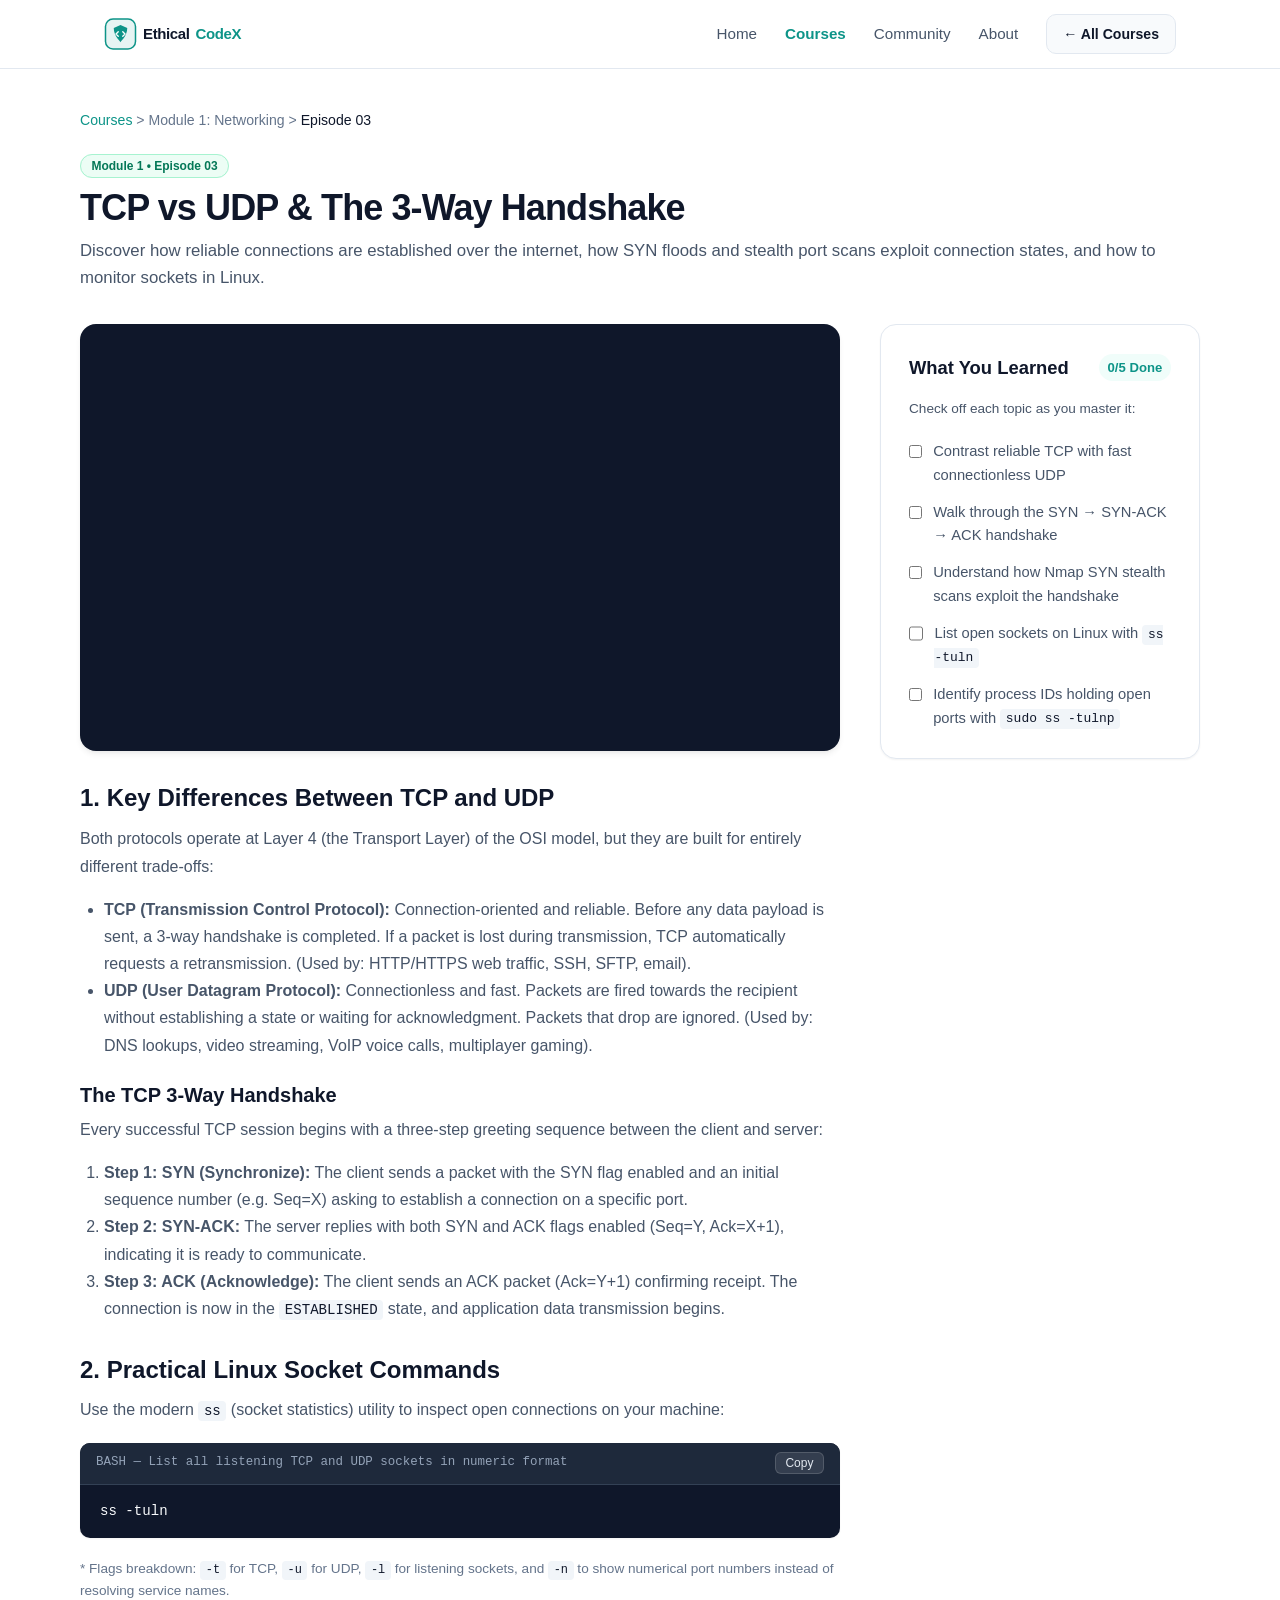
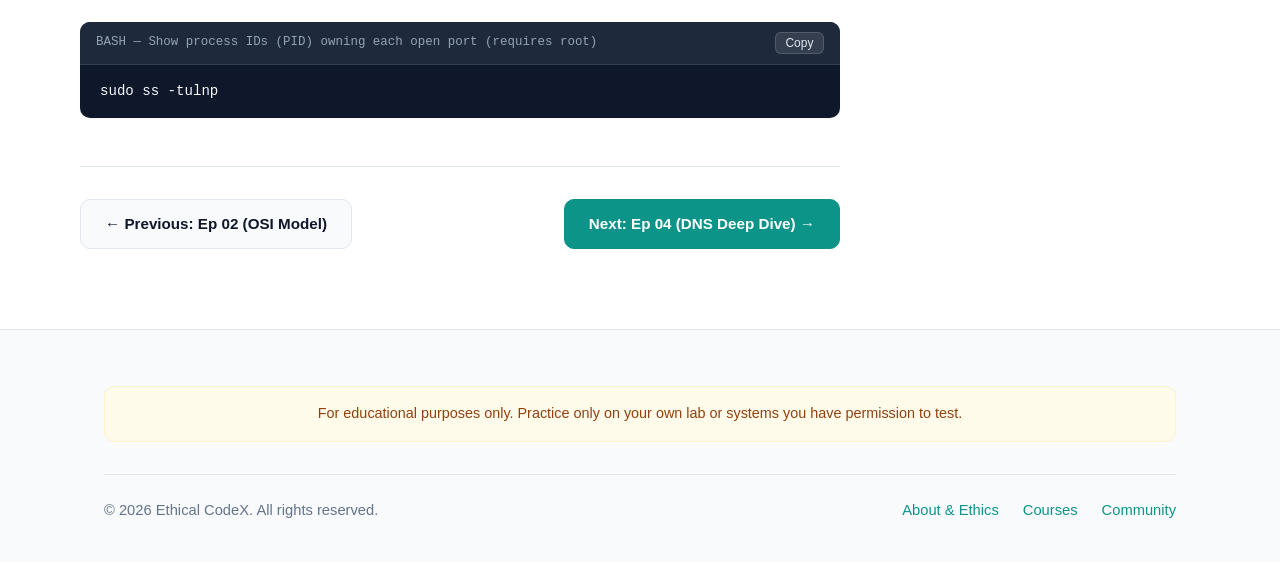
<file: course/ep3.html>
<!DOCTYPE html>
<html lang="en">
<head>
  <meta charset="UTF-8">
  <meta name="viewport" content="width=device-width, initial-scale=1.0">
  <meta http-equiv="Content-Security-Policy" content="default-src 'self'; script-src 'self' 'unsafe-inline'; style-src 'self' 'unsafe-inline' https://fonts.googleapis.com; font-src 'self' https://fonts.gstatic.com; img-src 'self' data:; frame-src 'self' https://www.youtube-nocookie.com;">
  
  <title>Ep 03: TCP vs UDP &amp; The 3-Way Handshake | Ethical CodeX</title>
  <meta name="description" content="Understand the difference between TCP and UDP, how the TCP 3-way handshake (SYN, SYN-ACK, ACK) works, and how to inspect listening sockets with ss.">
  <link rel="icon" type="image/svg+xml" href="../assets/favicon.svg">

  <meta property="og:type" content="article">
  <meta property="og:title" content="Ep 03: TCP vs UDP &amp; Handshake | Ethical CodeX">
  <meta property="og:description" content="Connection-oriented vs connectionless protocols, 3-way handshake, and socket commands.">
  <meta property="og:image" content="../assets/logo.svg">

  <link rel="preconnect" href="https://fonts.googleapis.com">
  <link rel="preconnect" href="https://fonts.gstatic.com" crossorigin>
  <link href="https://fonts.googleapis.com/css2?family=Inter:wght@400;500;600;700;800&display=swap" rel="stylesheet">

  <link rel="stylesheet" href="../style.css">
</head>
<body>

  <!-- Navbar -->
  <header class="navbar" role="banner">
    <div class="container nav-container">
      <a href="../index.html" class="brand-logo-link" aria-label="Ethical CodeX Home">
        <img src="../assets/logo.svg" alt="Ethical CodeX Logo" class="brand-logo-img">
      </a>

      <button id="mobile-toggle" class="mobile-toggle" aria-label="Toggle navigation menu" aria-expanded="false">
        <span></span>
        <span></span>
        <span></span>
      </button>

      <nav aria-label="Main Navigation">
        <ul id="nav-links" class="nav-links">
          <li><a href="../index.html" class="nav-link">Home</a></li>
          <li><a href="../courses.html" class="nav-link active">Courses</a></li>
          <li><a href="../links.html" class="nav-link">Community</a></li>
          <li><a href="../about.html" class="nav-link">About</a></li>
          <li><a href="../courses.html" class="btn btn-secondary" style="padding: 0.5rem 1rem; font-size: 0.88rem;">&larr; All Courses</a></li>
        </ul>
      </nav>
    </div>
  </header>

  <main class="container section" style="padding-top: 2.5rem;">
    <!-- Breadcrumb -->
    <div style="font-size: 0.88rem; color: var(--text-light); margin-bottom: 1.25rem;">
      <a href="../courses.html">Courses</a> &gt; 
      <span>Module 1: Networking</span> &gt; 
      <span style="color: var(--text-main); font-weight: 500;">Episode 03</span>
    </div>

    <div class="reveal">
      <span class="status-badge badge-available">Module 1 • Episode 03</span>
      <h1 class="section-title" style="text-align: left; margin-top: 0.5rem; margin-bottom: 0.5rem;">
        TCP vs UDP &amp; The 3-Way Handshake
      </h1>
      <p style="color: var(--text-muted); font-size: 1.05rem; margin-bottom: 2rem;">
        Discover how reliable connections are established over the internet, how SYN floods and stealth port scans exploit connection states, and how to monitor sockets in Linux.
      </p>
    </div>

    <div class="episode-layout">
      <!-- Main Content -->
      <article>
        <!-- YouTube Embed Wrapper -->
        <div class="video-player-wrapper reveal">
          <iframe 
            src="https://www.youtube-nocookie.com/embed/VIDEO_ID_HERE" 
            title="TCP vs UDP 3-Way Handshake | Ethical CodeX" 
            allow="accelerometer; autoplay; clipboard-write; encrypted-media; gyroscope; picture-in-picture; web-share" 
            allowfullscreen>
          </iframe>
        </div>

        <!-- Notes Section -->
        <section class="reveal">
          <h2 style="font-size: 1.5rem; margin-bottom: 0.75rem;">1. Key Differences Between TCP and UDP</h2>
          <p style="line-height: 1.7; margin-bottom: 1rem;">
            Both protocols operate at Layer 4 (the Transport Layer) of the OSI model, but they are built for entirely different trade-offs:
          </p>
          <ul style="margin-left: 1.5rem; line-height: 1.7; color: var(--text-muted); margin-bottom: 1.5rem;">
            <li><strong>TCP (Transmission Control Protocol):</strong> Connection-oriented and reliable. Before any data payload is sent, a 3-way handshake is completed. If a packet is lost during transmission, TCP automatically requests a retransmission. (Used by: HTTP/HTTPS web traffic, SSH, SFTP, email).</li>
            <li><strong>UDP (User Datagram Protocol):</strong> Connectionless and fast. Packets are fired towards the recipient without establishing a state or waiting for acknowledgment. Packets that drop are ignored. (Used by: DNS lookups, video streaming, VoIP voice calls, multiplayer gaming).</li>
          </ul>

          <h3 style="font-size: 1.25rem; margin: 1.5rem 0 0.5rem 0;">The TCP 3-Way Handshake</h3>
          <p style="line-height: 1.7; margin-bottom: 1rem;">
            Every successful TCP session begins with a three-step greeting sequence between the client and server:
          </p>
          <ol style="margin-left: 1.5rem; line-height: 1.7; color: var(--text-muted); margin-bottom: 1.5rem;">
            <li><strong>Step 1: SYN (Synchronize):</strong> The client sends a packet with the SYN flag enabled and an initial sequence number (e.g. Seq=X) asking to establish a connection on a specific port.</li>
            <li><strong>Step 2: SYN-ACK:</strong> The server replies with both SYN and ACK flags enabled (Seq=Y, Ack=X+1), indicating it is ready to communicate.</li>
            <li><strong>Step 3: ACK (Acknowledge):</strong> The client sends an ACK packet (Ack=Y+1) confirming receipt. The connection is now in the <code>ESTABLISHED</code> state, and application data transmission begins.</li>
          </ol>
        </section>

        <!-- Linux Commands Section -->
        <section class="reveal" style="margin-top: 2rem;">
          <h2 style="font-size: 1.5rem; margin-bottom: 0.75rem;">2. Practical Linux Socket Commands</h2>
          <p style="margin-bottom: 1.25rem;">
            Use the modern <code>ss</code> (socket statistics) utility to inspect open connections on your machine:
          </p>

          <div class="code-block">
            <div class="code-header">
              <span>BASH &mdash; List all listening TCP and UDP sockets in numeric format</span>
              <button class="code-copy-btn">Copy</button>
            </div>
            <pre class="code-body"><code>ss -tuln</code></pre>
          </div>
          <p style="font-size: 0.85rem; color: var(--text-light); margin-bottom: 1rem;">
            * Flags breakdown: <code>-t</code> for TCP, <code>-u</code> for UDP, <code>-l</code> for listening sockets, and <code>-n</code> to show numerical port numbers instead of resolving service names.
          </p>

          <div class="code-block">
            <div class="code-header">
              <span>BASH &mdash; Show process IDs (PID) owning each open port (requires root)</span>
              <button class="code-copy-btn">Copy</button>
            </div>
            <pre class="code-body"><code>sudo ss -tulnp</code></pre>
          </div>
        </section>

        <!-- Episode Navigation -->
        <div class="episode-nav reveal">
          <a href="ep2.html" class="btn btn-secondary">
            &larr; Previous: Ep 02 (OSI Model)
          </a>
          <a href="ep4.html" class="btn btn-primary">
            Next: Ep 04 (DNS Deep Dive) &rarr;
          </a>
        </div>
      </article>

      <!-- Sidebar: Checklist -->
      <aside>
        <div class="checklist-card reveal" id="episode-checklist" data-episode="ep3">
          <div class="checklist-title">
            <span>What You Learned</span>
            <span class="checklist-counter" id="checklist-count">0/5 Done</span>
          </div>
          <p style="font-size: 0.85rem; color: var(--text-muted); margin-bottom: 1.25rem;">
            Check off each topic as you master it:
          </p>

          <ul class="checklist-items">
            <li class="check-item">
              <input type="checkbox" id="chk3_1">
              <label for="chk3_1">Contrast reliable TCP with fast connectionless UDP</label>
            </li>
            <li class="check-item">
              <input type="checkbox" id="chk3_2">
              <label for="chk3_2">Walk through the SYN &rarr; SYN-ACK &rarr; ACK handshake</label>
            </li>
            <li class="check-item">
              <input type="checkbox" id="chk3_3">
              <label for="chk3_3">Understand how Nmap SYN stealth scans exploit the handshake</label>
            </li>
            <li class="check-item">
              <input type="checkbox" id="chk3_4">
              <label for="chk3_4">List open sockets on Linux with <code>ss -tuln</code></label>
            </li>
            <li class="check-item">
              <input type="checkbox" id="chk3_5">
              <label for="chk3_5">Identify process IDs holding open ports with <code>sudo ss -tulnp</code></label>
            </li>
          </ul>
        </div>
      </aside>
    </div>
  </main>

  <!-- Footer -->
  <footer class="footer" role="contentinfo">
    <div class="container">
      <div class="footer-disclaimer">
        For educational purposes only. Practice only on your own lab or systems you have permission to test.
      </div>

      <div class="footer-bottom">
        <div>
          &copy; 2026 Ethical CodeX. All rights reserved.
        </div>
        <div style="display: flex; gap: 1.5rem;">
          <a href="../about.html">About &amp; Ethics</a>
          <a href="../courses.html">Courses</a>
          <a href="../links.html">Community</a>
        </div>
      </div>
    </div>
  </footer>

  <script src="../script.js"></script>
</body>
</html>
</file>
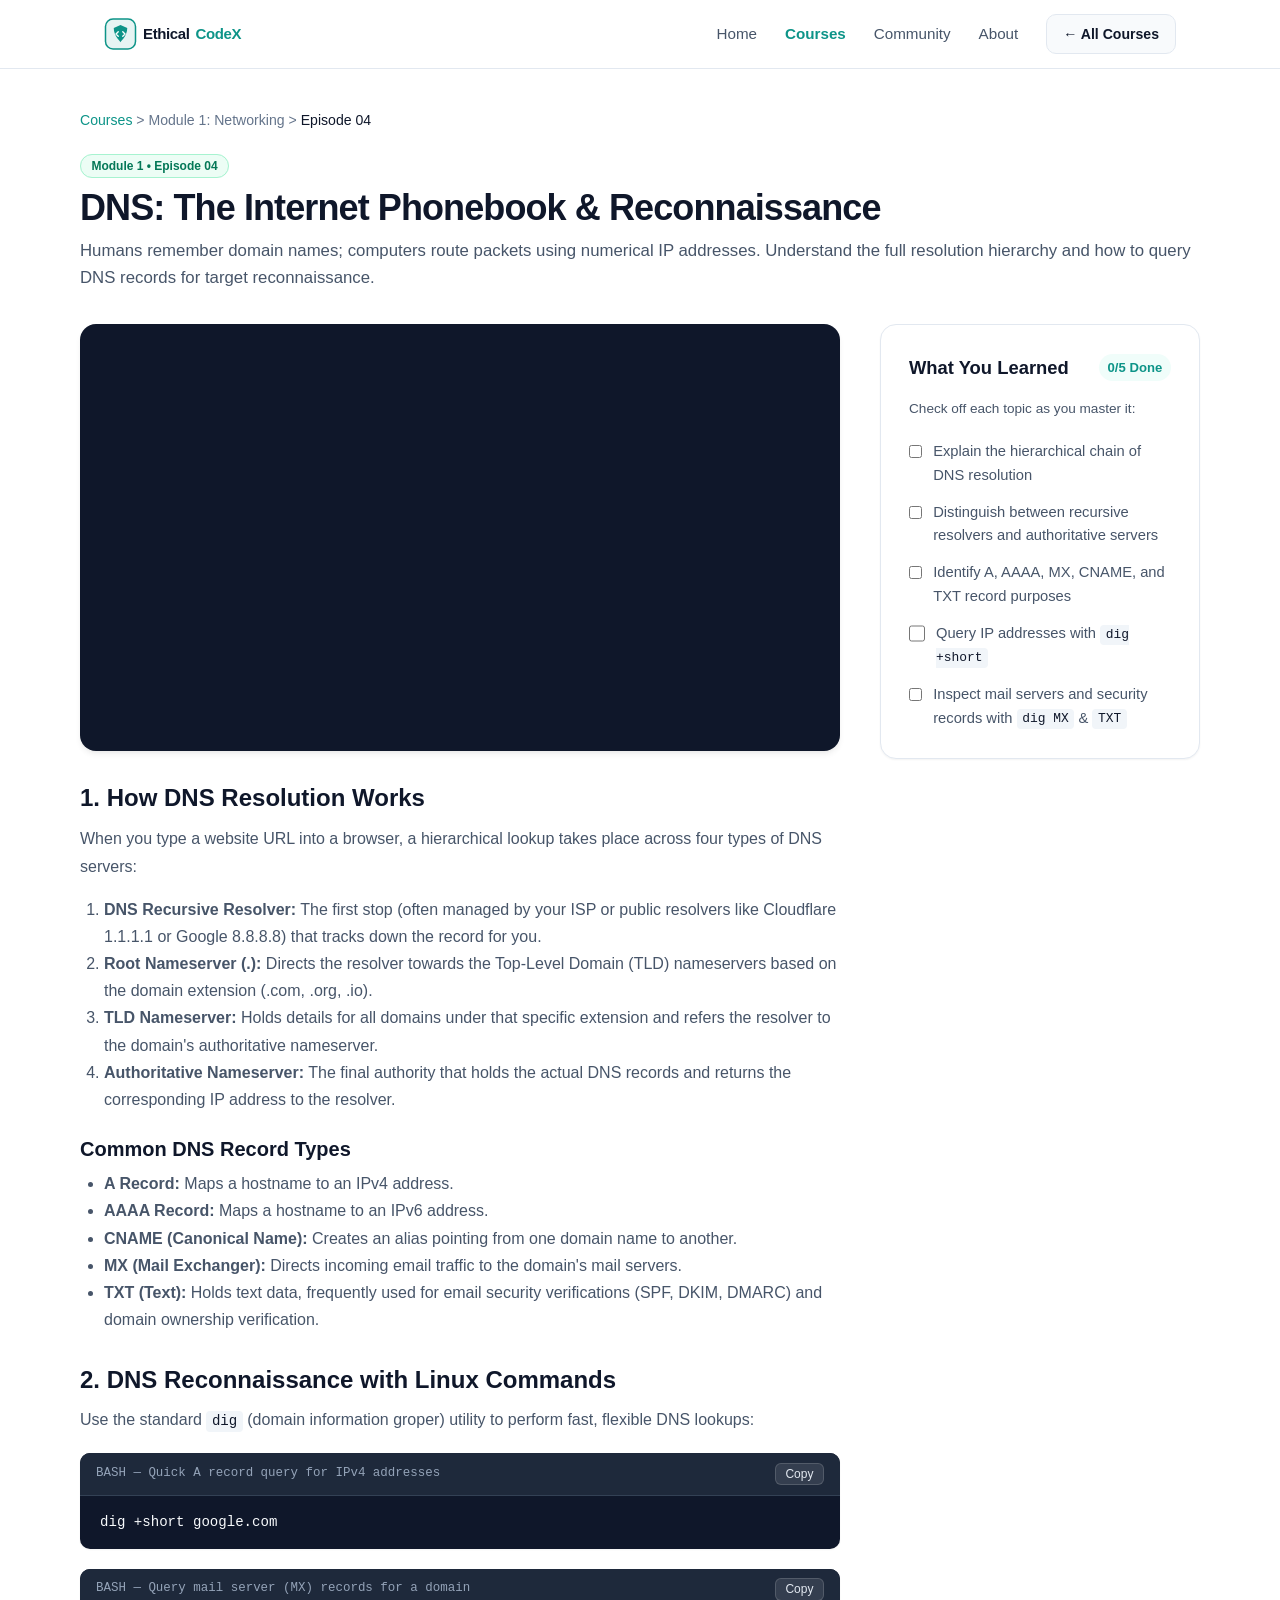
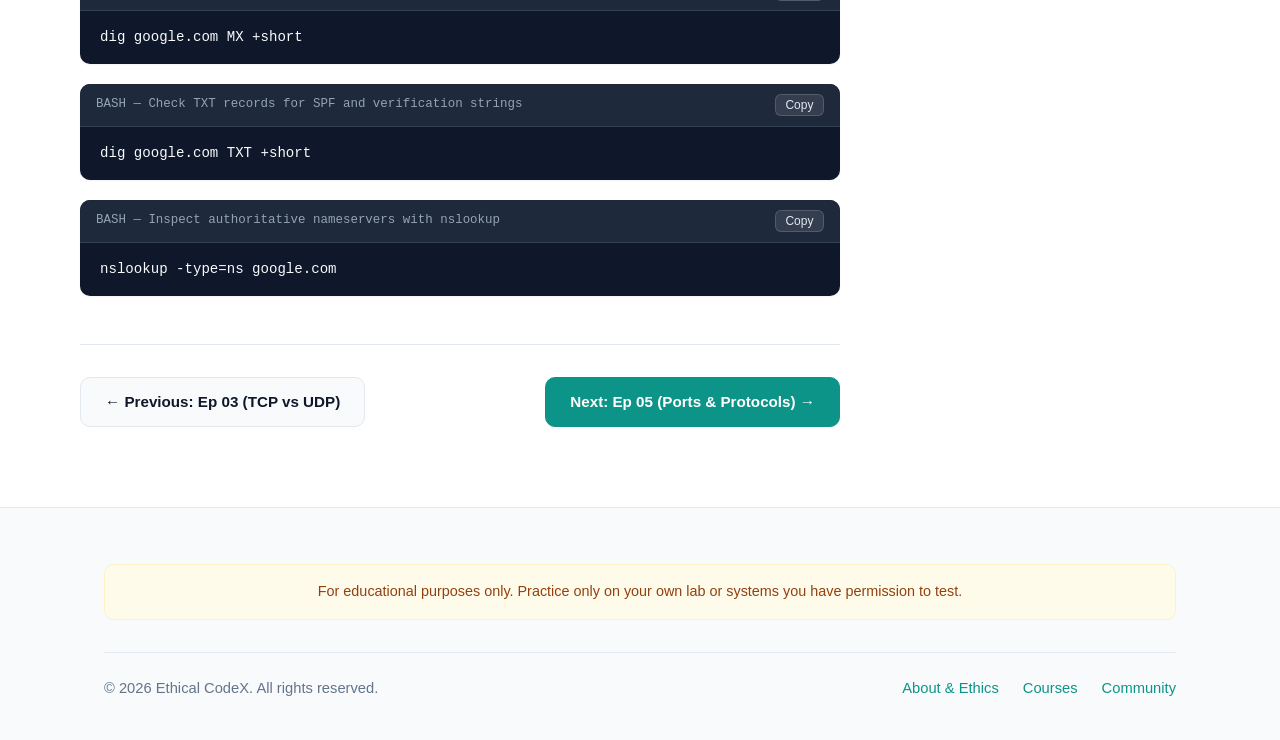
<file: course/ep4.html>
<!DOCTYPE html>
<html lang="en">
<head>
  <meta charset="UTF-8">
  <meta name="viewport" content="width=device-width, initial-scale=1.0">
  <meta http-equiv="Content-Security-Policy" content="default-src 'self'; script-src 'self' 'unsafe-inline'; style-src 'self' 'unsafe-inline' https://fonts.googleapis.com; font-src 'self' https://fonts.gstatic.com; img-src 'self' data:; frame-src 'self' https://www.youtube-nocookie.com;">
  
  <title>Ep 04: DNS Architecture &amp; Reconnaissance | Ethical CodeX</title>
  <meta name="description" content="Learn how the Domain Name System works, recursive versus authoritative nameservers, common DNS record types (A, MX, TXT), and reconnaissance using dig.">
  <link rel="icon" type="image/svg+xml" href="../assets/favicon.svg">

  <meta property="og:type" content="article">
  <meta property="og:title" content="Ep 04: DNS Architecture &amp; Recon | Ethical CodeX">
  <meta property="og:description" content="DNS resolution steps, record types, and reconnaissance commands for ethical hackers.">
  <meta property="og:image" content="../assets/logo.svg">

  <link rel="preconnect" href="https://fonts.googleapis.com">
  <link rel="preconnect" href="https://fonts.gstatic.com" crossorigin>
  <link href="https://fonts.googleapis.com/css2?family=Inter:wght@400;500;600;700;800&display=swap" rel="stylesheet">

  <link rel="stylesheet" href="../style.css">
</head>
<body>

  <!-- Navbar -->
  <header class="navbar" role="banner">
    <div class="container nav-container">
      <a href="../index.html" class="brand-logo-link" aria-label="Ethical CodeX Home">
        <img src="../assets/logo.svg" alt="Ethical CodeX Logo" class="brand-logo-img">
      </a>

      <button id="mobile-toggle" class="mobile-toggle" aria-label="Toggle navigation menu" aria-expanded="false">
        <span></span>
        <span></span>
        <span></span>
      </button>

      <nav aria-label="Main Navigation">
        <ul id="nav-links" class="nav-links">
          <li><a href="../index.html" class="nav-link">Home</a></li>
          <li><a href="../courses.html" class="nav-link active">Courses</a></li>
          <li><a href="../links.html" class="nav-link">Community</a></li>
          <li><a href="../about.html" class="nav-link">About</a></li>
          <li><a href="../courses.html" class="btn btn-secondary" style="padding: 0.5rem 1rem; font-size: 0.88rem;">&larr; All Courses</a></li>
        </ul>
      </nav>
    </div>
  </header>

  <main class="container section" style="padding-top: 2.5rem;">
    <!-- Breadcrumb -->
    <div style="font-size: 0.88rem; color: var(--text-light); margin-bottom: 1.25rem;">
      <a href="../courses.html">Courses</a> &gt; 
      <span>Module 1: Networking</span> &gt; 
      <span style="color: var(--text-main); font-weight: 500;">Episode 04</span>
    </div>

    <div class="reveal">
      <span class="status-badge badge-available">Module 1 • Episode 04</span>
      <h1 class="section-title" style="text-align: left; margin-top: 0.5rem; margin-bottom: 0.5rem;">
        DNS: The Internet Phonebook &amp; Reconnaissance
      </h1>
      <p style="color: var(--text-muted); font-size: 1.05rem; margin-bottom: 2rem;">
        Humans remember domain names; computers route packets using numerical IP addresses. Understand the full resolution hierarchy and how to query DNS records for target reconnaissance.
      </p>
    </div>

    <div class="episode-layout">
      <!-- Main Content -->
      <article>
        <!-- YouTube Embed Wrapper -->
        <div class="video-player-wrapper reveal">
          <iframe 
            src="https://www.youtube-nocookie.com/embed/VIDEO_ID_HERE" 
            title="DNS Architecture and Dig Commands | Ethical CodeX" 
            allow="accelerometer; autoplay; clipboard-write; encrypted-media; gyroscope; picture-in-picture; web-share" 
            allowfullscreen>
          </iframe>
        </div>

        <!-- Notes Section -->
        <section class="reveal">
          <h2 style="font-size: 1.5rem; margin-bottom: 0.75rem;">1. How DNS Resolution Works</h2>
          <p style="line-height: 1.7; margin-bottom: 1rem;">
            When you type a website URL into a browser, a hierarchical lookup takes place across four types of DNS servers:
          </p>
          <ol style="margin-left: 1.5rem; line-height: 1.7; color: var(--text-muted); margin-bottom: 1.5rem;">
            <li><strong>DNS Recursive Resolver:</strong> The first stop (often managed by your ISP or public resolvers like Cloudflare 1.1.1.1 or Google 8.8.8.8) that tracks down the record for you.</li>
            <li><strong>Root Nameserver (.):</strong> Directs the resolver towards the Top-Level Domain (TLD) nameservers based on the domain extension (.com, .org, .io).</li>
            <li><strong>TLD Nameserver:</strong> Holds details for all domains under that specific extension and refers the resolver to the domain's authoritative nameserver.</li>
            <li><strong>Authoritative Nameserver:</strong> The final authority that holds the actual DNS records and returns the corresponding IP address to the resolver.</li>
          </ol>

          <h3 style="font-size: 1.25rem; margin: 1.5rem 0 0.5rem 0;">Common DNS Record Types</h3>
          <ul style="margin-left: 1.5rem; line-height: 1.7; color: var(--text-muted); margin-bottom: 1.5rem;">
            <li><strong>A Record:</strong> Maps a hostname to an IPv4 address.</li>
            <li><strong>AAAA Record:</strong> Maps a hostname to an IPv6 address.</li>
            <li><strong>CNAME (Canonical Name):</strong> Creates an alias pointing from one domain name to another.</li>
            <li><strong>MX (Mail Exchanger):</strong> Directs incoming email traffic to the domain's mail servers.</li>
            <li><strong>TXT (Text):</strong> Holds text data, frequently used for email security verifications (SPF, DKIM, DMARC) and domain ownership verification.</li>
          </ul>
        </section>

        <!-- Linux Commands Section -->
        <section class="reveal" style="margin-top: 2rem;">
          <h2 style="font-size: 1.5rem; margin-bottom: 0.75rem;">2. DNS Reconnaissance with Linux Commands</h2>
          <p style="margin-bottom: 1.25rem;">
            Use the standard <code>dig</code> (domain information groper) utility to perform fast, flexible DNS lookups:
          </p>

          <div class="code-block">
            <div class="code-header">
              <span>BASH &mdash; Quick A record query for IPv4 addresses</span>
              <button class="code-copy-btn">Copy</button>
            </div>
            <pre class="code-body"><code>dig +short google.com</code></pre>
          </div>

          <div class="code-block">
            <div class="code-header">
              <span>BASH &mdash; Query mail server (MX) records for a domain</span>
              <button class="code-copy-btn">Copy</button>
            </div>
            <pre class="code-body"><code>dig google.com MX +short</code></pre>
          </div>

          <div class="code-block">
            <div class="code-header">
              <span>BASH &mdash; Check TXT records for SPF and verification strings</span>
              <button class="code-copy-btn">Copy</button>
            </div>
            <pre class="code-body"><code>dig google.com TXT +short</code></pre>
          </div>

          <div class="code-block">
            <div class="code-header">
              <span>BASH &mdash; Inspect authoritative nameservers with nslookup</span>
              <button class="code-copy-btn">Copy</button>
            </div>
            <pre class="code-body"><code>nslookup -type=ns google.com</code></pre>
          </div>
        </section>

        <!-- Episode Navigation -->
        <div class="episode-nav reveal">
          <a href="ep3.html" class="btn btn-secondary">
            &larr; Previous: Ep 03 (TCP vs UDP)
          </a>
          <a href="ep5.html" class="btn btn-primary">
            Next: Ep 05 (Ports &amp; Protocols) &rarr;
          </a>
        </div>
      </article>

      <!-- Sidebar: Checklist -->
      <aside>
        <div class="checklist-card reveal" id="episode-checklist" data-episode="ep4">
          <div class="checklist-title">
            <span>What You Learned</span>
            <span class="checklist-counter" id="checklist-count">0/5 Done</span>
          </div>
          <p style="font-size: 0.85rem; color: var(--text-muted); margin-bottom: 1.25rem;">
            Check off each topic as you master it:
          </p>

          <ul class="checklist-items">
            <li class="check-item">
              <input type="checkbox" id="chk4_1">
              <label for="chk4_1">Explain the hierarchical chain of DNS resolution</label>
            </li>
            <li class="check-item">
              <input type="checkbox" id="chk4_2">
              <label for="chk4_2">Distinguish between recursive resolvers and authoritative servers</label>
            </li>
            <li class="check-item">
              <input type="checkbox" id="chk4_3">
              <label for="chk4_3">Identify A, AAAA, MX, CNAME, and TXT record purposes</label>
            </li>
            <li class="check-item">
              <input type="checkbox" id="chk4_4">
              <label for="chk4_4">Query IP addresses with <code>dig +short</code></label>
            </li>
            <li class="check-item">
              <input type="checkbox" id="chk4_5">
              <label for="chk4_5">Inspect mail servers and security records with <code>dig MX</code> &amp; <code>TXT</code></label>
            </li>
          </ul>
        </div>
      </aside>
    </div>
  </main>

  <!-- Footer -->
  <footer class="footer" role="contentinfo">
    <div class="container">
      <div class="footer-disclaimer">
        For educational purposes only. Practice only on your own lab or systems you have permission to test.
      </div>

      <div class="footer-bottom">
        <div>
          &copy; 2026 Ethical CodeX. All rights reserved.
        </div>
        <div style="display: flex; gap: 1.5rem;">
          <a href="../about.html">About &amp; Ethics</a>
          <a href="../courses.html">Courses</a>
          <a href="../links.html">Community</a>
        </div>
      </div>
    </div>
  </footer>

  <script src="../script.js"></script>
</body>
</html>
</file>
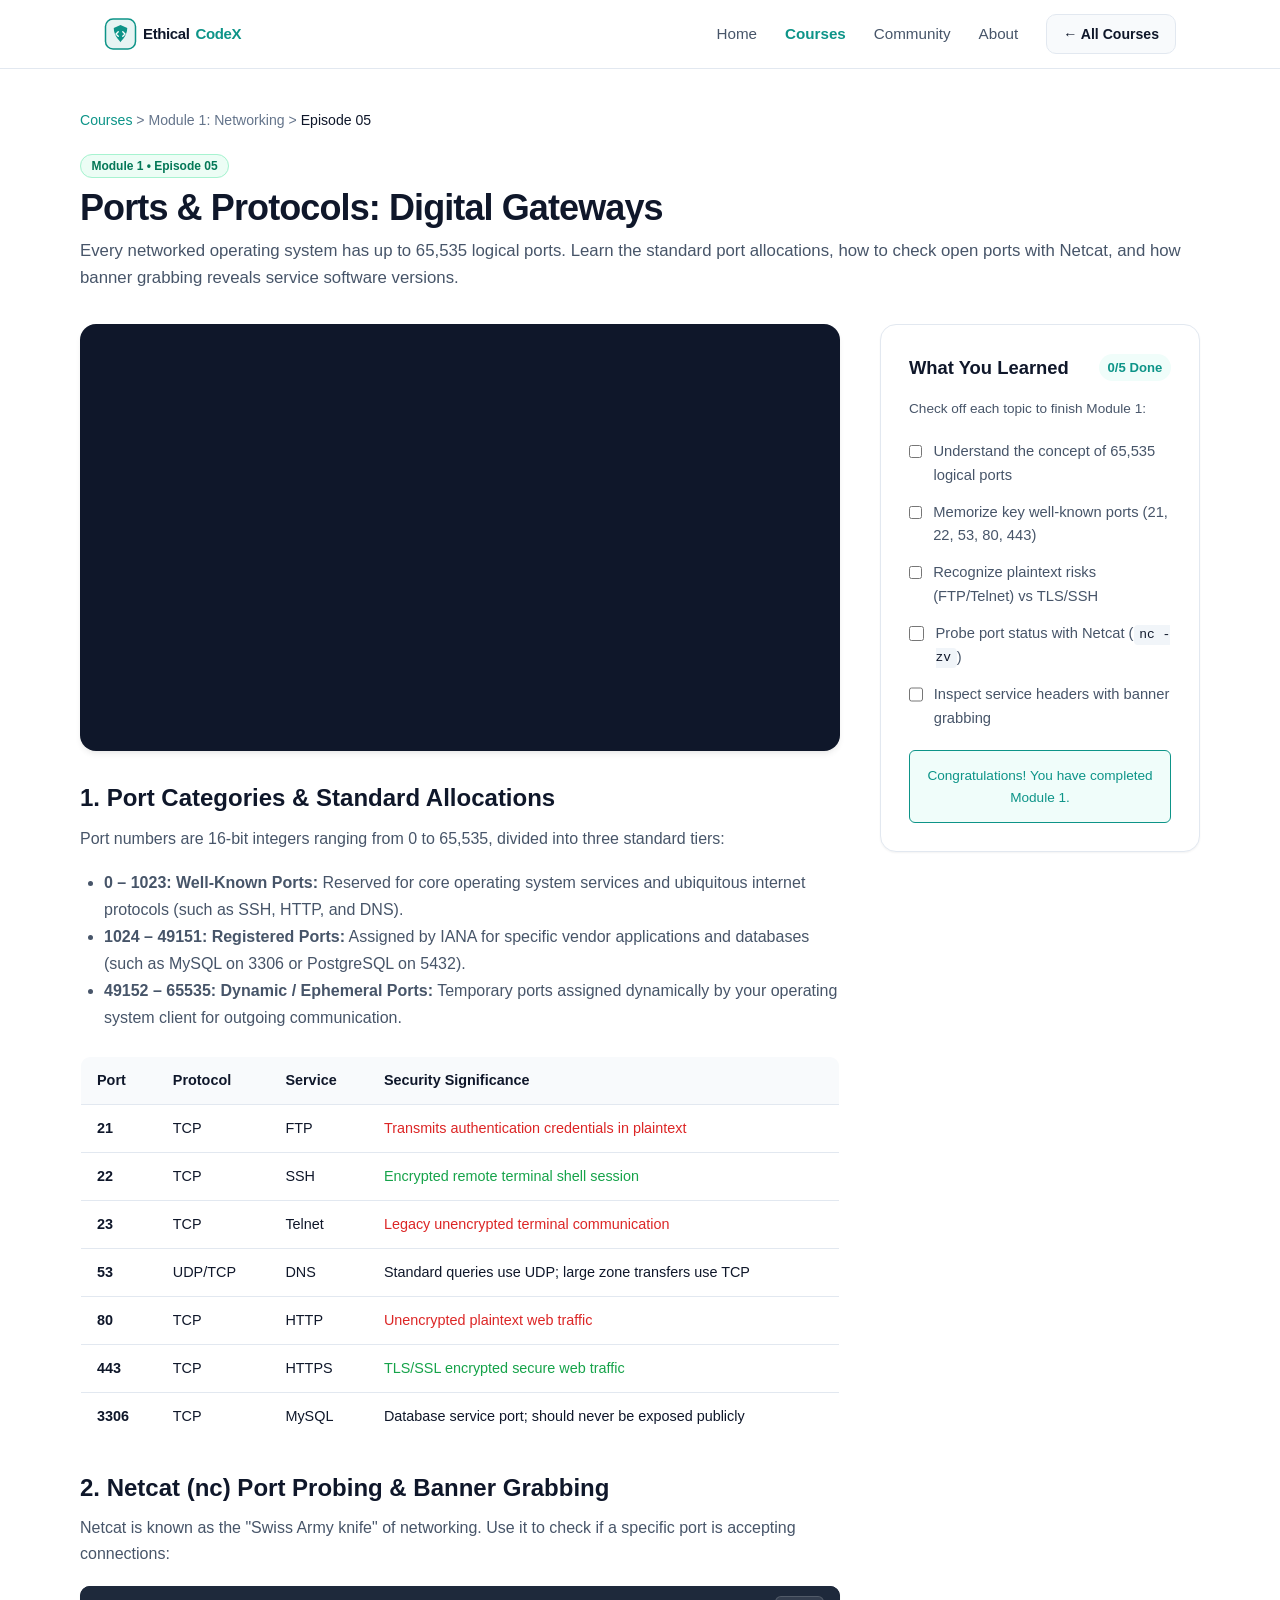
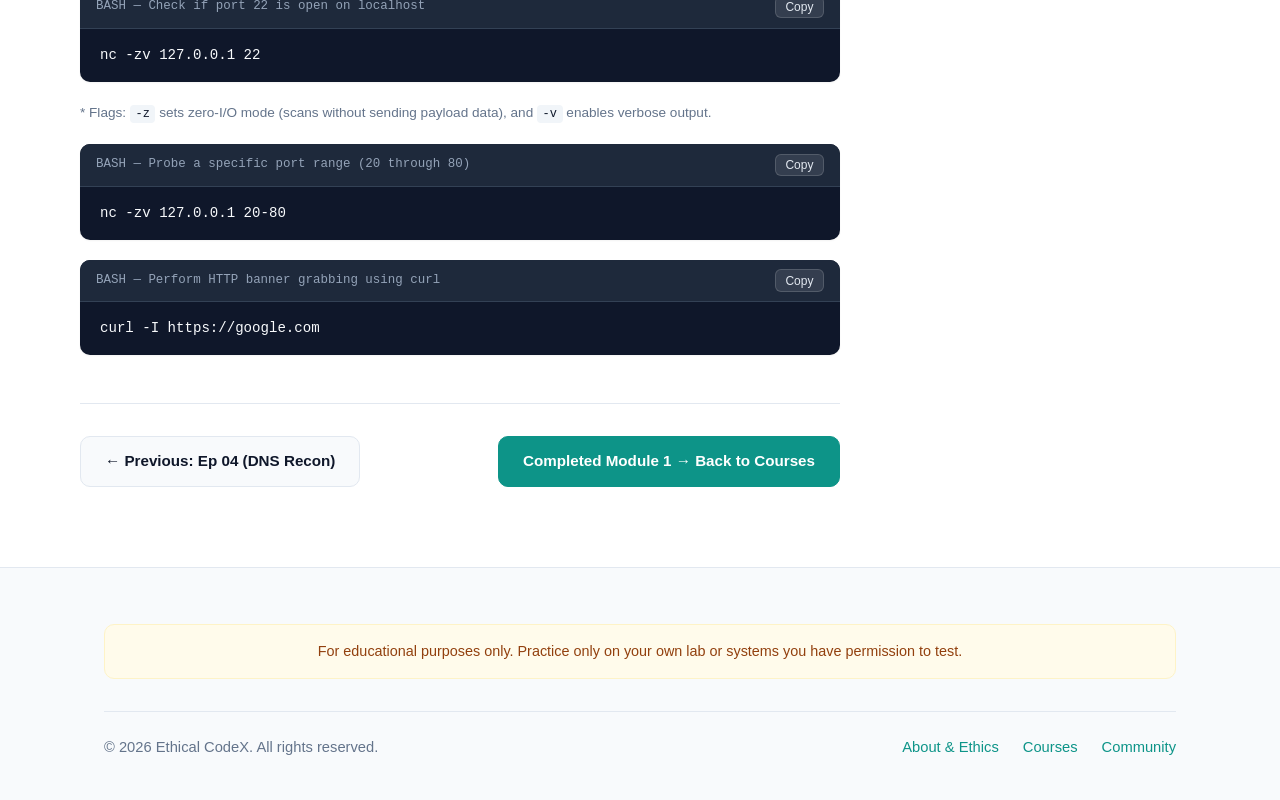
<file: course/ep5.html>
<!DOCTYPE html>
<html lang="en">
<head>
  <meta charset="UTF-8">
  <meta name="viewport" content="width=device-width, initial-scale=1.0">
  <meta http-equiv="Content-Security-Policy" content="default-src 'self'; script-src 'self' 'unsafe-inline'; style-src 'self' 'unsafe-inline' https://fonts.googleapis.com; font-src 'self' https://fonts.gstatic.com; img-src 'self' data:; frame-src 'self' https://www.youtube-nocookie.com;">
  
  <title>Ep 05: Ports &amp; Protocols Deep Dive | Ethical CodeX</title>
  <meta name="description" content="Understand network ports, well-known port numbers (21, 22, 53, 80, 443, 3306), probing open ports with Netcat, and banner grabbing fundamentals.">
  <link rel="icon" type="image/svg+xml" href="../assets/favicon.svg">

  <meta property="og:type" content="article">
  <meta property="og:title" content="Ep 05: Ports &amp; Protocols | Ethical CodeX">
  <meta property="og:description" content="Common ports, Netcat commands, and banner grabbing for security analysts.">
  <meta property="og:image" content="../assets/logo.svg">

  <link rel="preconnect" href="https://fonts.googleapis.com">
  <link rel="preconnect" href="https://fonts.gstatic.com" crossorigin>
  <link href="https://fonts.googleapis.com/css2?family=Inter:wght@400;500;600;700;800&display=swap" rel="stylesheet">

  <link rel="stylesheet" href="../style.css">
</head>
<body>

  <!-- Navbar -->
  <header class="navbar" role="banner">
    <div class="container nav-container">
      <a href="../index.html" class="brand-logo-link" aria-label="Ethical CodeX Home">
        <img src="../assets/logo.svg" alt="Ethical CodeX Logo" class="brand-logo-img">
      </a>

      <button id="mobile-toggle" class="mobile-toggle" aria-label="Toggle navigation menu" aria-expanded="false">
        <span></span>
        <span></span>
        <span></span>
      </button>

      <nav aria-label="Main Navigation">
        <ul id="nav-links" class="nav-links">
          <li><a href="../index.html" class="nav-link">Home</a></li>
          <li><a href="../courses.html" class="nav-link active">Courses</a></li>
          <li><a href="../links.html" class="nav-link">Community</a></li>
          <li><a href="../about.html" class="nav-link">About</a></li>
          <li><a href="../courses.html" class="btn btn-secondary" style="padding: 0.5rem 1rem; font-size: 0.88rem;">&larr; All Courses</a></li>
        </ul>
      </nav>
    </div>
  </header>

  <main class="container section" style="padding-top: 2.5rem;">
    <!-- Breadcrumb -->
    <div style="font-size: 0.88rem; color: var(--text-light); margin-bottom: 1.25rem;">
      <a href="../courses.html">Courses</a> &gt; 
      <span>Module 1: Networking</span> &gt; 
      <span style="color: var(--text-main); font-weight: 500;">Episode 05</span>
    </div>

    <div class="reveal">
      <span class="status-badge badge-available">Module 1 • Episode 05</span>
      <h1 class="section-title" style="text-align: left; margin-top: 0.5rem; margin-bottom: 0.5rem;">
        Ports &amp; Protocols: Digital Gateways
      </h1>
      <p style="color: var(--text-muted); font-size: 1.05rem; margin-bottom: 2rem;">
        Every networked operating system has up to 65,535 logical ports. Learn the standard port allocations, how to check open ports with Netcat, and how banner grabbing reveals service software versions.
      </p>
    </div>

    <div class="episode-layout">
      <!-- Main Content -->
      <article>
        <!-- YouTube Embed Wrapper -->
        <div class="video-player-wrapper reveal">
          <iframe 
            src="https://www.youtube-nocookie.com/embed/VIDEO_ID_HERE" 
            title="Ports and Protocols Deep Dive | Ethical CodeX" 
            allow="accelerometer; autoplay; clipboard-write; encrypted-media; gyroscope; picture-in-picture; web-share" 
            allowfullscreen>
          </iframe>
        </div>

        <!-- Notes Section -->
        <section class="reveal">
          <h2 style="font-size: 1.5rem; margin-bottom: 0.75rem;">1. Port Categories &amp; Standard Allocations</h2>
          <p style="line-height: 1.7; margin-bottom: 1rem;">
            Port numbers are 16-bit integers ranging from 0 to 65,535, divided into three standard tiers:
          </p>
          <ul style="margin-left: 1.5rem; line-height: 1.7; color: var(--text-muted); margin-bottom: 1.5rem;">
            <li><strong>0 – 1023: Well-Known Ports:</strong> Reserved for core operating system services and ubiquitous internet protocols (such as SSH, HTTP, and DNS).</li>
            <li><strong>1024 – 49151: Registered Ports:</strong> Assigned by IANA for specific vendor applications and databases (such as MySQL on 3306 or PostgreSQL on 5432).</li>
            <li><strong>49152 – 65535: Dynamic / Ephemeral Ports:</strong> Temporary ports assigned dynamically by your operating system client for outgoing communication.</li>
          </ul>

          <div style="overflow-x: auto; margin-bottom: 2rem;">
            <table style="width: 100%; border-collapse: collapse; font-size: 0.9rem; border: 1px solid var(--border-color); border-radius: var(--radius-md); overflow: hidden;">
              <thead>
                <tr style="background: var(--bg-surface); text-align: left; border-bottom: 1px solid var(--border-color);">
                  <th style="padding: 0.75rem 1rem;">Port</th>
                  <th style="padding: 0.75rem 1rem;">Protocol</th>
                  <th style="padding: 0.75rem 1rem;">Service</th>
                  <th style="padding: 0.75rem 1rem;">Security Significance</th>
                </tr>
              </thead>
              <tbody>
                <tr style="border-bottom: 1px solid var(--border-color);">
                  <td style="padding: 0.75rem 1rem; font-weight: 600;">21</td>
                  <td style="padding: 0.75rem 1rem;">TCP</td>
                  <td style="padding: 0.75rem 1rem;">FTP</td>
                  <td style="padding: 0.75rem 1rem; color: #dc2626;">Transmits authentication credentials in plaintext</td>
                </tr>
                <tr style="border-bottom: 1px solid var(--border-color);">
                  <td style="padding: 0.75rem 1rem; font-weight: 600;">22</td>
                  <td style="padding: 0.75rem 1rem;">TCP</td>
                  <td style="padding: 0.75rem 1rem;">SSH</td>
                  <td style="padding: 0.75rem 1rem; color: #16a34a;">Encrypted remote terminal shell session</td>
                </tr>
                <tr style="border-bottom: 1px solid var(--border-color);">
                  <td style="padding: 0.75rem 1rem; font-weight: 600;">23</td>
                  <td style="padding: 0.75rem 1rem;">TCP</td>
                  <td style="padding: 0.75rem 1rem;">Telnet</td>
                  <td style="padding: 0.75rem 1rem; color: #dc2626;">Legacy unencrypted terminal communication</td>
                </tr>
                <tr style="border-bottom: 1px solid var(--border-color);">
                  <td style="padding: 0.75rem 1rem; font-weight: 600;">53</td>
                  <td style="padding: 0.75rem 1rem;">UDP/TCP</td>
                  <td style="padding: 0.75rem 1rem;">DNS</td>
                  <td style="padding: 0.75rem 1rem;">Standard queries use UDP; large zone transfers use TCP</td>
                </tr>
                <tr style="border-bottom: 1px solid var(--border-color);">
                  <td style="padding: 0.75rem 1rem; font-weight: 600;">80</td>
                  <td style="padding: 0.75rem 1rem;">TCP</td>
                  <td style="padding: 0.75rem 1rem;">HTTP</td>
                  <td style="padding: 0.75rem 1rem; color: #dc2626;">Unencrypted plaintext web traffic</td>
                </tr>
                <tr style="border-bottom: 1px solid var(--border-color);">
                  <td style="padding: 0.75rem 1rem; font-weight: 600;">443</td>
                  <td style="padding: 0.75rem 1rem;">TCP</td>
                  <td style="padding: 0.75rem 1rem;">HTTPS</td>
                  <td style="padding: 0.75rem 1rem; color: #16a34a;">TLS/SSL encrypted secure web traffic</td>
                </tr>
                <tr>
                  <td style="padding: 0.75rem 1rem; font-weight: 600;">3306</td>
                  <td style="padding: 0.75rem 1rem;">TCP</td>
                  <td style="padding: 0.75rem 1rem;">MySQL</td>
                  <td style="padding: 0.75rem 1rem;">Database service port; should never be exposed publicly</td>
                </tr>
              </tbody>
            </table>
          </div>
        </section>

        <!-- Linux Commands Section -->
        <section class="reveal" style="margin-top: 2rem;">
          <h2 style="font-size: 1.5rem; margin-bottom: 0.75rem;">2. Netcat (nc) Port Probing &amp; Banner Grabbing</h2>
          <p style="margin-bottom: 1.25rem;">
            Netcat is known as the "Swiss Army knife" of networking. Use it to check if a specific port is accepting connections:
          </p>

          <div class="code-block">
            <div class="code-header">
              <span>BASH &mdash; Check if port 22 is open on localhost</span>
              <button class="code-copy-btn">Copy</button>
            </div>
            <pre class="code-body"><code>nc -zv 127.0.0.1 22</code></pre>
          </div>
          <p style="font-size: 0.85rem; color: var(--text-light); margin-bottom: 1rem;">
            * Flags: <code>-z</code> sets zero-I/O mode (scans without sending payload data), and <code>-v</code> enables verbose output.
          </p>

          <div class="code-block">
            <div class="code-header">
              <span>BASH &mdash; Probe a specific port range (20 through 80)</span>
              <button class="code-copy-btn">Copy</button>
            </div>
            <pre class="code-body"><code>nc -zv 127.0.0.1 20-80</code></pre>
          </div>

          <div class="code-block">
            <div class="code-header">
              <span>BASH &mdash; Perform HTTP banner grabbing using curl</span>
              <button class="code-copy-btn">Copy</button>
            </div>
            <pre class="code-body"><code>curl -I https://google.com</code></pre>
          </div>
        </section>

        <!-- Episode Navigation -->
        <div class="episode-nav reveal">
          <a href="ep4.html" class="btn btn-secondary">
            &larr; Previous: Ep 04 (DNS Recon)
          </a>
          <a href="../courses.html" class="btn btn-primary">
            Completed Module 1 &rarr; Back to Courses
          </a>
        </div>
      </article>

      <!-- Sidebar: Checklist -->
      <aside>
        <div class="checklist-card reveal" id="episode-checklist" data-episode="ep5">
          <div class="checklist-title">
            <span>What You Learned</span>
            <span class="checklist-counter" id="checklist-count">0/5 Done</span>
          </div>
          <p style="font-size: 0.85rem; color: var(--text-muted); margin-bottom: 1.25rem;">
            Check off each topic to finish Module 1:
          </p>

          <ul class="checklist-items">
            <li class="check-item">
              <input type="checkbox" id="chk5_1">
              <label for="chk5_1">Understand the concept of 65,535 logical ports</label>
            </li>
            <li class="check-item">
              <input type="checkbox" id="chk5_2">
              <label for="chk5_2">Memorize key well-known ports (21, 22, 53, 80, 443)</label>
            </li>
            <li class="check-item">
              <input type="checkbox" id="chk5_3">
              <label for="chk5_3">Recognize plaintext risks (FTP/Telnet) vs TLS/SSH</label>
            </li>
            <li class="check-item">
              <input type="checkbox" id="chk5_4">
              <label for="chk5_4">Probe port status with Netcat (<code>nc -zv</code>)</label>
            </li>
            <li class="check-item">
              <input type="checkbox" id="chk5_5">
              <label for="chk5_5">Inspect service headers with banner grabbing</label>
            </li>
          </ul>

          <div style="margin-top: 1.25rem; padding: 0.85rem; background-color: var(--accent-teal-light); border: 1px solid var(--accent-teal); border-radius: var(--radius-sm); font-size: 0.85rem; color: var(--accent-teal); text-align: center; font-weight: 500;">
            Congratulations! You have completed Module 1.
          </div>
        </div>
      </aside>
    </div>
  </main>

  <!-- Footer -->
  <footer class="footer" role="contentinfo">
    <div class="container">
      <div class="footer-disclaimer">
        For educational purposes only. Practice only on your own lab or systems you have permission to test.
      </div>

      <div class="footer-bottom">
        <div>
          &copy; 2026 Ethical CodeX. All rights reserved.
        </div>
        <div style="display: flex; gap: 1.5rem;">
          <a href="../about.html">About &amp; Ethics</a>
          <a href="../courses.html">Courses</a>
          <a href="../links.html">Community</a>
        </div>
      </div>
    </div>
  </footer>

  <script src="../script.js"></script>
</body>
</html>
</file>
<file: style.css>
/* ==========================================================================
   ETHICAL CODEX - Clean, Modern Educational Design System
   Theme: Light, minimal, professional (SaaS / Documentation Style)
   Palette: White (#ffffff), Slate (#f8fafc, #0f172a, #334155, #64748b)
   Accent: Teal (#0d9488, hover #0f766e)
   Font: Inter (System fallback), Monospace in code blocks only
   ========================================================================== */

:root {
  --bg-body: #ffffff;
  --bg-surface: #f8fafc;
  --bg-subtle: #f1f5f9;
  --bg-card: #ffffff;

  --text-main: #0f172a;
  --text-muted: #475569;
  --text-light: #64748b;

  --accent-teal: #0d9488;
  --accent-teal-hover: #0f766e;
  --accent-teal-light: #f0fdfa;

  --border-color: #e2e8f0;
  --border-darker: #cbd5e1;

  --font-sans: 'Inter', -apple-system, BlinkMacSystemFont, 'Segoe UI', Roboto, Helvetica, Arial, sans-serif;
  --font-mono: ui-monospace, SFMono-Regular, Menlo, Monaco, Consolas, 'Liberation Mono', 'Courier New', monospace;

  --radius-sm: 6px;
  --radius-md: 10px;
  --radius-lg: 16px;
  --radius-full: 9999px;

  --shadow-sm: 0 1px 2px 0 rgba(0, 0, 0, 0.05);
  --shadow-md: 0 4px 6px -1px rgba(0, 0, 0, 0.07), 0 2px 4px -2px rgba(0, 0, 0, 0.05);
  --shadow-lg: 0 10px 15px -3px rgba(0, 0, 0, 0.07), 0 4px 6px -4px rgba(0, 0, 0, 0.05);

  --transition-fast: 0.15s ease;
  --transition-normal: 0.25s ease;
}

/* Reset & Base */
*, *::before, *::after {
  box-sizing: border-box;
  margin: 0;
  padding: 0;
}

html {
  font-size: 16px;
  scroll-behavior: smooth;
  background-color: var(--bg-body);
  color: var(--text-main);
  font-family: var(--font-sans);
  line-height: 1.6;
  -webkit-font-smoothing: antialiased;
  -moz-osx-font-smoothing: grayscale;
}

body {
  min-height: 100vh;
  display: flex;
  flex-direction: column;
  background-color: var(--bg-body);
}

/* Container */
.container {
  width: 100%;
  max-width: 1120px;
  margin: 0 auto;
  padding: 0 1.5rem;
}

/* Links & Typography */
a {
  color: var(--accent-teal);
  text-decoration: none;
  transition: color var(--transition-fast);
}

a:hover {
  color: var(--accent-teal-hover);
  text-decoration: underline;
}

button {
  font-family: inherit;
  cursor: pointer;
  border: none;
  background: none;
}

h1, h2, h3, h4, h5, h6 {
  color: var(--text-main);
  font-weight: 700;
  line-height: 1.25;
}

p {
  color: var(--text-muted);
}

/* Sticky Navbar */
.navbar {
  position: sticky;
  top: 0;
  z-index: 50;
  background: rgba(255, 255, 255, 0.95);
  backdrop-filter: blur(8px);
  -webkit-backdrop-filter: blur(8px);
  border-bottom: 1px solid var(--border-color);
}

.nav-container {
  display: flex;
  justify-content: space-between;
  align-items: center;
  height: 68px;
}

.brand-logo-link {
  display: flex;
  align-items: center;
  gap: 0.6rem;
  text-decoration: none !important;
}

.brand-logo-img {
  height: 36px;
  width: auto;
}

.nav-links {
  display: flex;
  list-style: none;
  align-items: center;
  gap: 1.75rem;
}

.nav-link {
  color: var(--text-muted);
  font-size: 0.95rem;
  font-weight: 500;
  padding: 0.4rem 0;
  transition: color var(--transition-fast);
}

.nav-link:hover, .nav-link.active {
  color: var(--text-main);
  text-decoration: none;
}

.nav-link.active {
  font-weight: 600;
  color: var(--accent-teal);
}

/* Mobile Menu Toggle */
.mobile-toggle {
  display: none;
  flex-direction: column;
  gap: 5px;
  background: transparent;
  border: 1px solid var(--border-color);
  padding: 8px;
  border-radius: var(--radius-sm);
  color: var(--text-main);
}

.mobile-toggle span {
  display: block;
  width: 20px;
  height: 2px;
  background: var(--text-main);
  transition: 0.25s;
}

/* Buttons */
.btn {
  display: inline-flex;
  align-items: center;
  justify-content: center;
  gap: 0.5rem;
  padding: 0.75rem 1.5rem;
  border-radius: var(--radius-md);
  font-size: 0.95rem;
  font-weight: 600;
  text-decoration: none !important;
  transition: all var(--transition-fast);
  cursor: pointer;
}

.btn-primary {
  background-color: var(--accent-teal);
  color: #ffffff !important;
  border: 1px solid var(--accent-teal);
}

.btn-primary:hover {
  background-color: var(--accent-teal-hover);
  border-color: var(--accent-teal-hover);
}

.btn-secondary {
  background-color: var(--bg-surface);
  color: var(--text-main) !important;
  border: 1px solid var(--border-color);
}

.btn-secondary:hover {
  background-color: var(--bg-subtle);
  border-color: var(--border-darker);
}

/* Sections */
.section {
  padding: 5rem 0;
}

.section-subtle {
  background-color: var(--bg-surface);
  border-top: 1px solid var(--border-color);
  border-bottom: 1px solid var(--border-color);
}

.section-header {
  text-align: center;
  max-width: 680px;
  margin: 0 auto 3rem auto;
}

.section-tag {
  display: inline-block;
  font-size: 0.8rem;
  font-weight: 600;
  text-transform: uppercase;
  letter-spacing: 0.05em;
  color: var(--accent-teal);
  background-color: var(--accent-teal-light);
  padding: 0.25rem 0.75rem;
  border-radius: var(--radius-full);
  margin-bottom: 0.75rem;
}

.section-title {
  font-size: 2.25rem;
  letter-spacing: -0.025em;
  margin-bottom: 0.75rem;
}

.section-subtitle {
  font-size: 1.05rem;
  color: var(--text-muted);
}

/* Hero Section */
.hero-section {
  padding: 5rem 0 4rem 0;
  text-align: center;
}

.hero-content {
  max-width: 780px;
  margin: 0 auto;
}

.hero-pill {
  display: inline-flex;
  align-items: center;
  gap: 0.5rem;
  font-size: 0.85rem;
  font-weight: 500;
  color: var(--text-muted);
  background: var(--bg-surface);
  border: 1px solid var(--border-color);
  padding: 0.35rem 0.9rem;
  border-radius: var(--radius-full);
  margin-bottom: 1.5rem;
}

.hero-pill-badge {
  font-weight: 600;
  color: var(--accent-teal);
}

.hero-title {
  font-size: 3.25rem;
  font-weight: 800;
  letter-spacing: -0.035em;
  line-height: 1.15;
  margin-bottom: 1.25rem;
  color: var(--text-main);
}

.hero-title span {
  color: var(--accent-teal);
}

.hero-description {
  font-size: 1.2rem;
  color: var(--text-muted);
  line-height: 1.6;
  margin-bottom: 2rem;
}

.hero-actions {
  display: flex;
  justify-content: center;
  gap: 1rem;
  flex-wrap: wrap;
}

/* Cards & Grid */
.grid-3 {
  display: grid;
  grid-template-columns: repeat(auto-fit, minmax(310px, 1fr));
  gap: 1.75rem;
}

.card {
  background: var(--bg-card);
  border: 1px solid var(--border-color);
  border-radius: var(--radius-lg);
  padding: 2rem;
  box-shadow: var(--shadow-sm);
  transition: transform var(--transition-fast), box-shadow var(--transition-fast), border-color var(--transition-fast);
}

.card:hover {
  transform: translateY(-2px);
  box-shadow: var(--shadow-md);
  border-color: var(--border-darker);
}

.card-icon-box {
  width: 44px;
  height: 44px;
  background-color: var(--accent-teal-light);
  color: var(--accent-teal);
  border-radius: var(--radius-md);
  display: flex;
  align-items: center;
  justify-content: center;
  font-size: 1.25rem;
  margin-bottom: 1.25rem;
}

.card-title {
  font-size: 1.25rem;
  font-weight: 600;
  margin-bottom: 0.5rem;
}

.card-desc {
  font-size: 0.95rem;
  color: var(--text-muted);
  line-height: 1.6;
}

/* Learning Path List */
.learning-path-list {
  max-width: 820px;
  margin: 0 auto;
  display: flex;
  flex-direction: column;
  gap: 1rem;
}

.path-item {
  display: flex;
  align-items: center;
  justify-content: space-between;
  padding: 1.25rem 1.5rem;
  background: var(--bg-card);
  border: 1px solid var(--border-color);
  border-radius: var(--radius-md);
  box-shadow: var(--shadow-sm);
  transition: border-color var(--transition-fast), box-shadow var(--transition-fast);
  text-decoration: none !important;
}

.path-item:hover {
  border-color: var(--accent-teal);
  box-shadow: var(--shadow-md);
}

.path-info {
  display: flex;
  align-items: center;
  gap: 1rem;
}

.path-number {
  font-size: 0.85rem;
  font-weight: 700;
  color: var(--accent-teal);
  background: var(--accent-teal-light);
  width: 36px;
  height: 36px;
  border-radius: 50%;
  display: flex;
  align-items: center;
  justify-content: center;
  flex-shrink: 0;
}

.path-title {
  font-size: 1.05rem;
  font-weight: 600;
  color: var(--text-main);
  margin-bottom: 0.2rem;
}

.path-desc {
  font-size: 0.88rem;
  color: var(--text-light);
}

.status-badge {
  font-size: 0.75rem;
  font-weight: 600;
  padding: 0.25rem 0.65rem;
  border-radius: var(--radius-full);
  white-space: nowrap;
}

.badge-available {
  background-color: #ecfdf5;
  color: #047857;
  border: 1px solid #a7f3d0;
}

.badge-upcoming {
  background-color: #f1f5f9;
  color: #64748b;
  border: 1px solid #e2e8f0;
}

/* FAQ Accordion */
.faq-list {
  max-width: 760px;
  margin: 0 auto;
  display: flex;
  flex-direction: column;
  gap: 0.75rem;
}

.faq-item {
  background: var(--bg-card);
  border: 1px solid var(--border-color);
  border-radius: var(--radius-md);
  overflow: hidden;
  transition: border-color var(--transition-fast);
}

.faq-question {
  width: 100%;
  padding: 1.2rem 1.5rem;
  display: flex;
  justify-content: space-between;
  align-items: center;
  font-size: 1.05rem;
  font-weight: 600;
  color: var(--text-main);
  text-align: left;
  background: transparent;
  cursor: pointer;
}

.faq-icon {
  font-size: 1.25rem;
  color: var(--text-light);
  transition: transform var(--transition-fast);
}

.faq-item.active .faq-icon {
  transform: rotate(45deg);
  color: var(--accent-teal);
}

.faq-answer {
  max-height: 0;
  overflow: hidden;
  padding: 0 1.5rem;
  color: var(--text-muted);
  font-size: 0.95rem;
  line-height: 1.7;
  transition: max-height 0.25s ease-out, padding 0.25s ease;
}

.faq-item.active .faq-answer {
  padding: 0 1.5rem 1.5rem 1.5rem;
  max-height: 400px;
}

/* Episode Page Layout */
.episode-layout {
  display: grid;
  grid-template-columns: 1fr 320px;
  gap: 2.5rem;
  margin-top: 1.5rem;
}

.video-player-wrapper {
  position: relative;
  width: 100%;
  padding-top: 56.25%; /* 16:9 */
  background-color: #0f172a;
  border-radius: var(--radius-lg);
  overflow: hidden;
  box-shadow: var(--shadow-md);
  margin-bottom: 2rem;
}

.video-player-wrapper iframe {
  position: absolute;
  top: 0;
  left: 0;
  width: 100%;
  height: 100%;
  border: 0;
}

/* Code Blocks */
.code-block {
  background-color: #0f172a;
  border-radius: var(--radius-md);
  margin: 1.25rem 0;
  overflow: hidden;
  box-shadow: var(--shadow-sm);
}

.code-header {
  background-color: #1e293b;
  padding: 0.6rem 1rem;
  display: flex;
  justify-content: space-between;
  align-items: center;
  font-family: var(--font-mono);
  font-size: 0.78rem;
  color: #94a3b8;
  border-bottom: 1px solid #334155;
}

.code-copy-btn {
  background-color: rgba(255, 255, 255, 0.1);
  color: #e2e8f0;
  border: 1px solid rgba(255, 255, 255, 0.15);
  padding: 0.2rem 0.6rem;
  font-size: 0.75rem;
  font-family: var(--font-sans);
  border-radius: var(--radius-sm);
  cursor: pointer;
  transition: all var(--transition-fast);
}

.code-copy-btn:hover {
  background-color: var(--accent-teal);
  border-color: var(--accent-teal);
  color: #ffffff;
}

.code-body {
  padding: 1rem 1.25rem;
  overflow-x: auto;
  font-family: var(--font-mono);
  font-size: 0.88rem;
  color: #f8fafc;
  line-height: 1.5;
}

code {
  font-family: var(--font-mono);
  background-color: var(--bg-subtle);
  color: var(--text-main);
  padding: 0.15rem 0.35rem;
  border-radius: 4px;
  font-size: 0.88em;
}

pre code {
  background: transparent;
  color: inherit;
  padding: 0;
  font-size: inherit;
}

/* Checklist Card */
.checklist-card {
  background: var(--bg-card);
  border: 1px solid var(--border-color);
  border-radius: var(--radius-lg);
  padding: 1.75rem;
  box-shadow: var(--shadow-sm);
  position: sticky;
  top: 90px;
}

.checklist-title {
  display: flex;
  justify-content: space-between;
  align-items: center;
  margin-bottom: 1rem;
  font-size: 1.15rem;
  font-weight: 700;
}

.checklist-counter {
  font-size: 0.82rem;
  font-weight: 600;
  color: var(--accent-teal);
  background: var(--accent-teal-light);
  padding: 0.2rem 0.55rem;
  border-radius: var(--radius-full);
}

.checklist-items {
  list-style: none;
  display: flex;
  flex-direction: column;
  gap: 0.85rem;
}

.check-item {
  display: flex;
  align-items: flex-start;
  gap: 0.7rem;
  font-size: 0.92rem;
  color: var(--text-muted);
  cursor: pointer;
}

.check-item input[type="checkbox"] {
  accent-color: var(--accent-teal);
  width: 17px;
  height: 17px;
  margin-top: 3px;
  cursor: pointer;
}

.check-item.done {
  text-decoration: line-through;
  color: var(--text-light);
}

/* Episode Navigation */
.episode-nav {
  display: flex;
  justify-content: space-between;
  gap: 1rem;
  margin-top: 3rem;
  padding-top: 2rem;
  border-top: 1px solid var(--border-color);
}

/* Footer */
.footer {
  margin-top: auto;
  background-color: var(--bg-surface);
  border-top: 1px solid var(--border-color);
  padding: 3.5rem 0 2.5rem 0;
  font-size: 0.92rem;
  color: var(--text-light);
}

.footer-disclaimer {
  background-color: #fffbeb;
  border: 1px solid #fef3c7;
  border-radius: var(--radius-md);
  padding: 1rem 1.25rem;
  color: #92400e;
  font-size: 0.9rem;
  margin-bottom: 2rem;
  text-align: center;
  line-height: 1.5;
}

.footer-bottom {
  display: flex;
  justify-content: space-between;
  align-items: center;
  flex-wrap: wrap;
  gap: 1rem;
  padding-top: 1.5rem;
  border-top: 1px solid var(--border-color);
}

/* Subtle Scroll Reveal */
.reveal {
  opacity: 0;
  transform: translateY(16px);
  transition: opacity 0.4s ease, transform 0.4s ease;
}

.reveal.active {
  opacity: 1;
  transform: translateY(0);
}

/* prefers-reduced-motion */
@media (prefers-reduced-motion: reduce) {
  *, *::before, *::after {
    animation-duration: 0.01ms !important;
    animation-iteration-count: 1 !important;
    transition-duration: 0.01ms !important;
    scroll-behavior: auto !important;
  }
  .reveal {
    opacity: 1 !important;
    transform: none !important;
  }
}

/* Responsive */
@media (max-width: 992px) {
  .hero-title {
    font-size: 2.75rem;
  }
  .episode-layout {
    grid-template-columns: 1fr;
  }
  .checklist-card {
    position: static;
  }
}

@media (max-width: 768px) {
  .mobile-toggle {
    display: flex;
  }
  .nav-links {
    display: none;
    position: absolute;
    top: 68px;
    left: 0;
    width: 100%;
    background: #ffffff;
    flex-direction: column;
    padding: 1.5rem;
    gap: 1.2rem;
    border-bottom: 1px solid var(--border-color);
    box-shadow: var(--shadow-md);
  }
  .nav-links.open {
    display: flex;
  }
  .hero-title {
    font-size: 2.2rem;
  }
  .hero-description {
    font-size: 1.05rem;
  }
  .section {
    padding: 3.5rem 0;
  }
  .section-title {
    font-size: 1.85rem;
  }
  .path-item {
    flex-direction: column;
    align-items: flex-start;
    gap: 0.75rem;
  }
}
</file>
